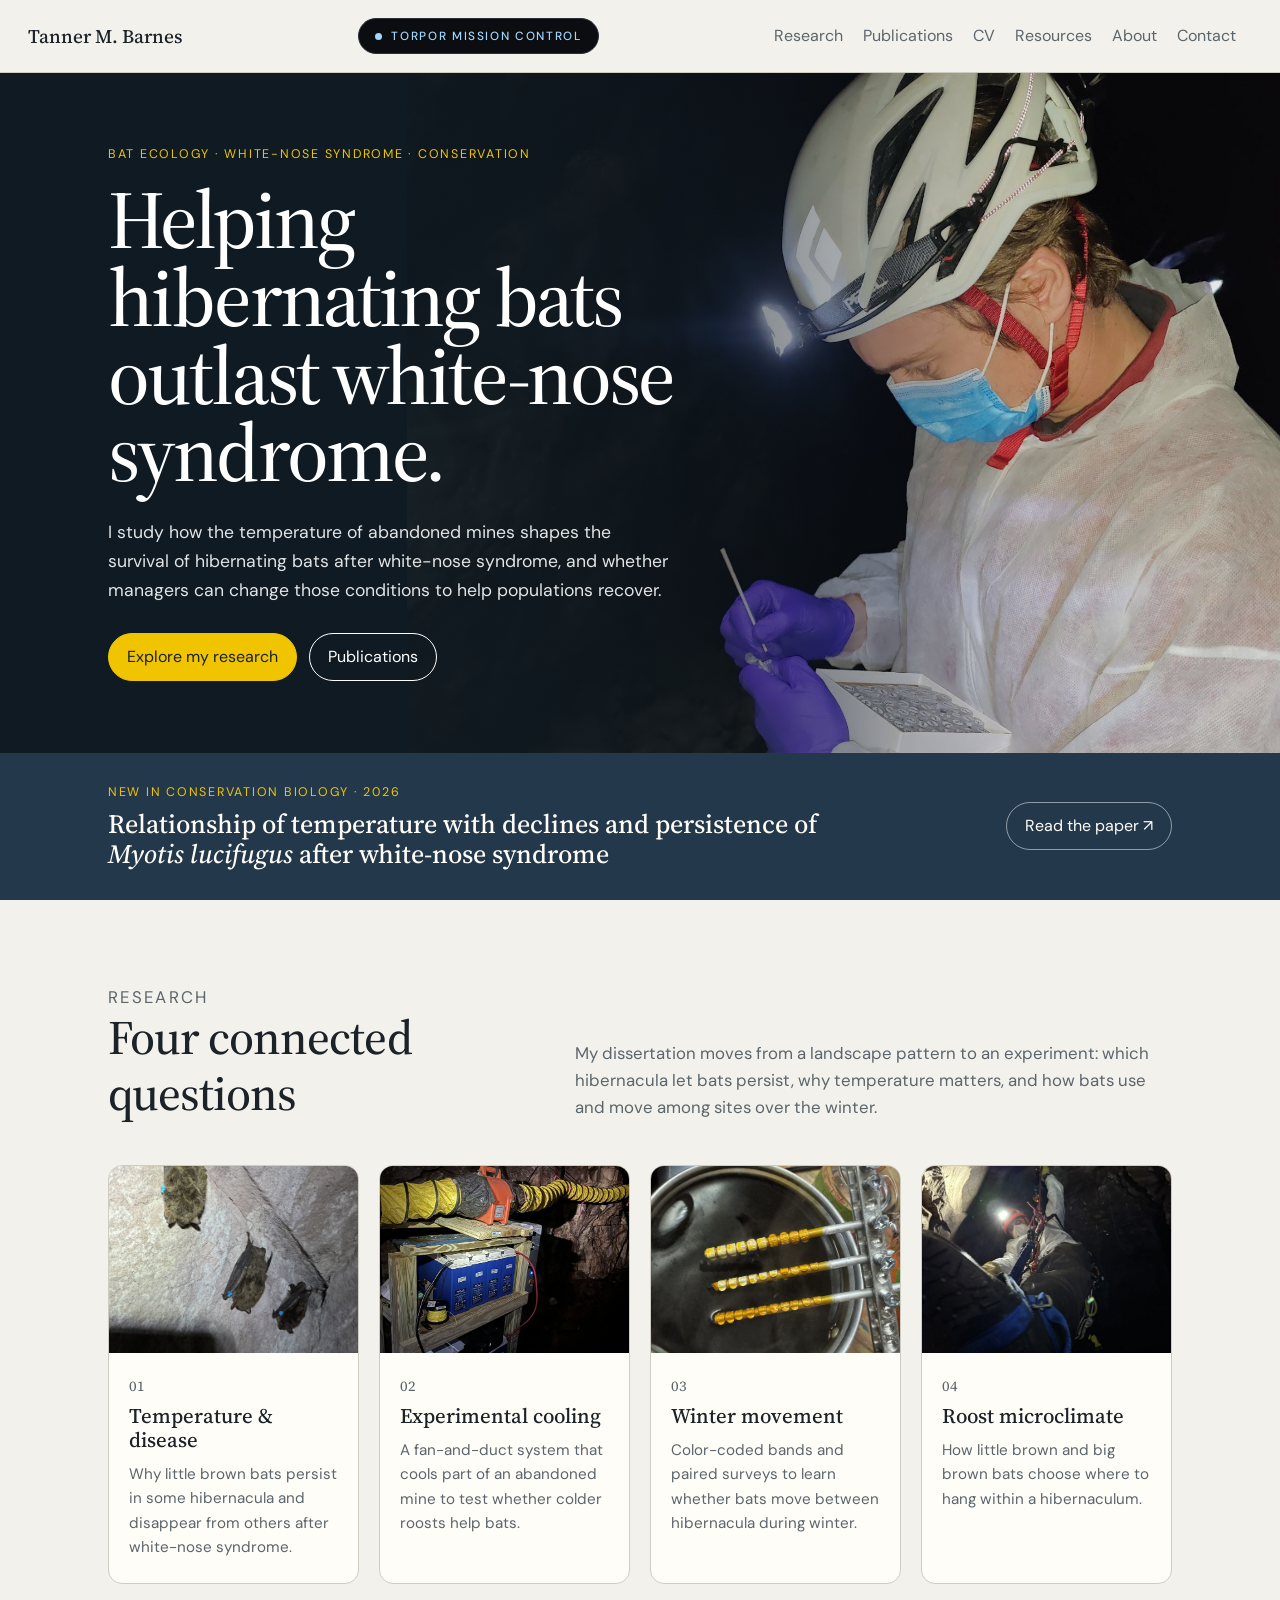
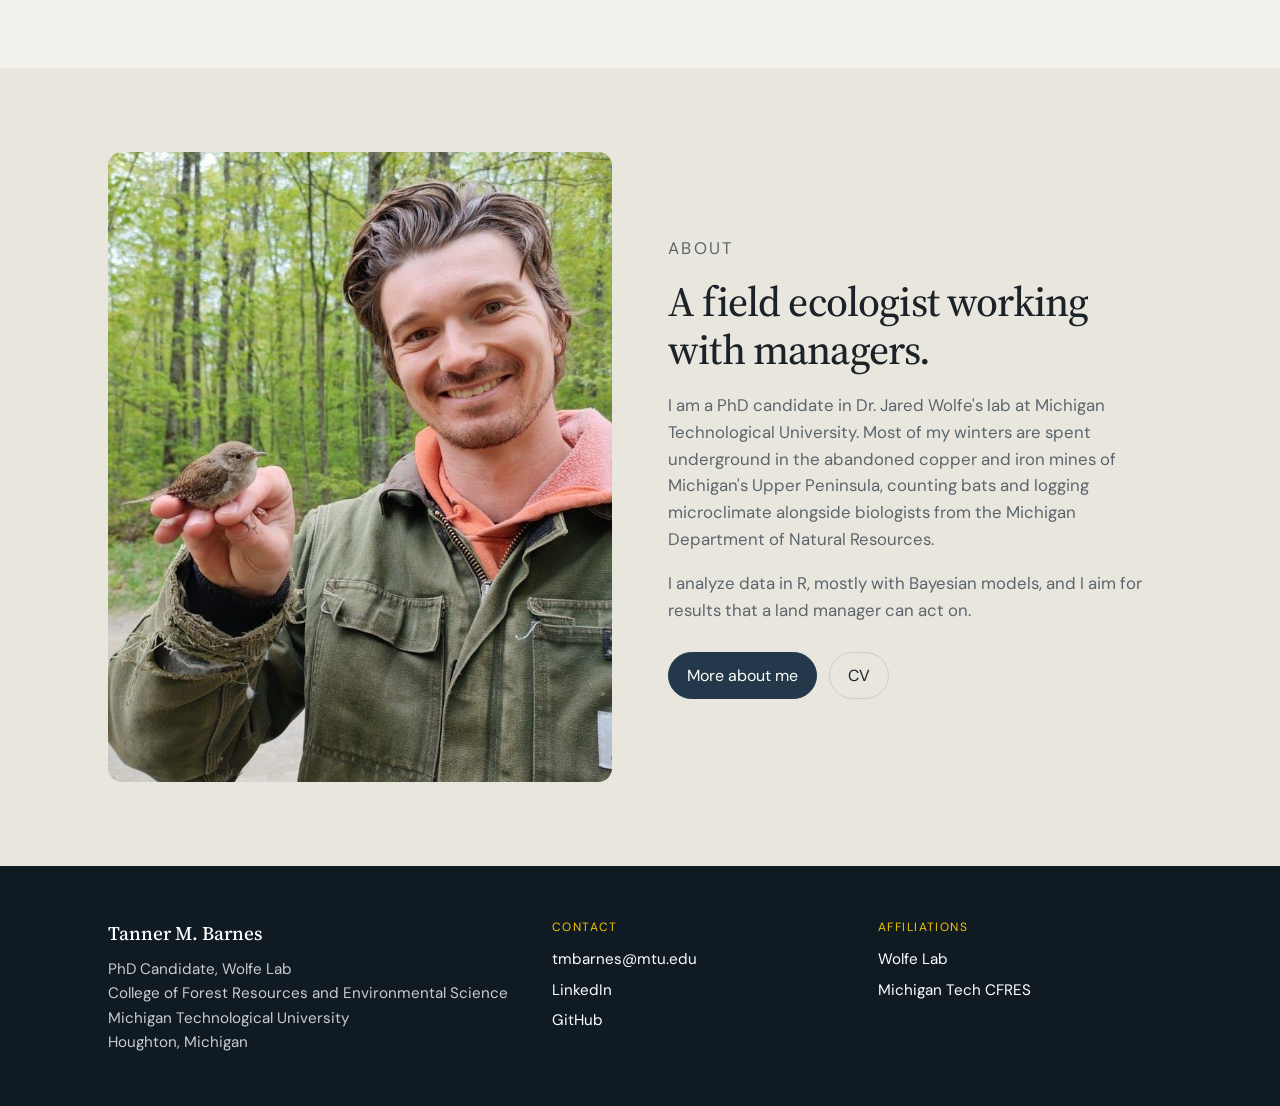
<file: index.html>
<!doctype html>
<html lang="en">
<head>
<meta charset="utf-8">
<meta name="viewport" content="width=device-width, initial-scale=1">
<title>Tanner M. Barnes | Bat Ecology</title>
<meta name="description" content="Tanner M. Barnes is a PhD candidate at Michigan Technological University studying white-nose syndrome, hibernaculum temperature, and the winter ecology of bats.">
<meta property="og:title" content="Tanner M. Barnes | Bat Ecology">
<meta property="og:description" content="Tanner M. Barnes is a PhD candidate at Michigan Technological University studying white-nose syndrome, hibernaculum temperature, and the winter ecology of bats.">
<meta property="og:image" content="assets/images/hero-mine-swab.jpg">
<link rel="icon" href="assets/favicon.svg" type="image/svg+xml">
<link rel="stylesheet" href="assets/site.css">
<script src="assets/nav.js" defer></script>
</head>
<body>
<a class="skip" href="#main">Skip to content</a>
<header class="topbar">
  <div class="shell nav">
    <a class="brand" href="index.html"><strong>Tanner M. Barnes</strong></a>
    <a class="torpor-btn" href="https://torpor-mission-control.pages.dev/" target="_blank" rel="noopener"><span class="torpor-dot" aria-hidden="true"></span>TORPOR Mission Control</a>
    <button class="menu-toggle" aria-expanded="false" aria-label="Open menu">&#9776; Menu</button>
    <nav class="links" aria-label="Main">
        <a href="research.html">Research</a>
        <a href="publications.html">Publications</a>
        <a href="cv.html">CV</a>
        <a href="resources.html">Resources</a>
        <a href="about.html">About</a>
        <a href="mailto:tmbarnes@mtu.edu">Contact</a>
        <a class="torpor-menu" href="https://torpor-mission-control.pages.dev/" target="_blank" rel="noopener">TORPOR Mission Control</a>
    </nav>
  </div>
</header>
<main id="main">
<section class="hero">
  <div class="hero-inner">
    <div class="hero-copy">
      <p class="eyebrow">Bat ecology · white-nose syndrome · conservation</p>
      <h1>Helping hibernating bats outlast white-nose syndrome.</h1>
      <p class="lede">I study how the temperature of abandoned mines shapes the survival of hibernating bats after white-nose syndrome, and whether managers can change those conditions to help populations recover.</p>
      <div class="actions">
        <a class="btn btn-accent" href="research.html">Explore my research</a>
        <a class="btn btn-ghost" href="publications.html">Publications</a>
      </div>
    </div>
  </div>
</section>

<section class="feature">
  <div class="shell">
    <div>
      <p class="eyebrow">New in Conservation Biology · 2026</p>
      <h2>Relationship of temperature with declines and persistence of <em>Myotis lucifugus</em> after white-nose syndrome</h2>
    </div>
    <a class="btn" href="https://doi.org/10.1111/cobi.70236">Read the paper &#8599;</a>
  </div>
</section>

<section class="section">
  <div class="shell">
    <div class="section-head">
      <div><p class="eyebrow">Research</p><h2>Four connected questions</h2></div>
      <p>My dissertation moves from a landscape pattern to an experiment: which hibernacula let bats persist, why temperature matters, and how bats use and move among sites over the winter.</p>
    </div>
    <div class="cards">
      <a class="card" href="research.html#temperature">
        <img src="assets/images/bats-cluster.jpg" alt="Three hibernating bats clinging to a mine wall">
        <div class="card-body"><span class="num">01</span><h3>Temperature &amp; disease</h3><p>Why little brown bats persist in some hibernacula and disappear from others after white-nose syndrome.</p></div>
      </a>
      <a class="card" href="research.html#cooling">
        <img src="assets/images/mead-duct-tunnel.jpg" alt="Fan and yellow duct above a battery rack in a mine tunnel">
        <div class="card-body"><span class="num">02</span><h3>Experimental cooling</h3><p>A fan-and-duct system that cools part of an abandoned mine to test whether colder roosts help bats.</p></div>
      </a>
      <a class="card" href="research.html#movement">
        <img src="assets/images/bands-anodized.jpg" alt="Color-anodized bat bands on a rod">
        <div class="card-body"><span class="num">03</span><h3>Winter movement</h3><p>Color-coded bands and paired surveys to learn whether bats move between hibernacula during winter.</p></div>
      </a>
      <a class="card" href="research.html#microclimate">
        <img src="assets/images/mine-survey.jpg" alt="Surveyor with a headlamp inside a mine passage">
        <div class="card-body"><span class="num">04</span><h3>Roost microclimate</h3><p>How little brown and big brown bats choose where to hang within a hibernaculum.</p></div>
      </a>
    </div>
  </div>
</section>

<section class="section alt">
  <div class="shell split">
    <img src="assets/images/portrait-field.jpg" alt="Tanner Barnes holding a small bird in a forest">
    <div>
      <p class="eyebrow">About</p>
      <h2>A field ecologist working with managers.</h2>
      <p>I am a PhD candidate in Dr. Jared Wolfe's lab at Michigan Technological University. Most of my winters are spent underground in the abandoned copper and iron mines of Michigan's Upper Peninsula, counting bats and logging microclimate alongside biologists from the Michigan Department of Natural Resources.</p>
      <p>I analyze data in R, mostly with Bayesian models, and I aim for results that a land manager can act on.</p>
      <div class="actions">
        <a class="btn btn-primary" href="about.html">More about me</a>
        <a class="btn" href="cv.html">CV</a>
      </div>
    </div>
  </div>
</section>
</main>
<footer>
  <div class="shell">
    <div>
      <strong>Tanner M. Barnes</strong>
      PhD Candidate, Wolfe Lab<br>
      College of Forest Resources and Environmental Science<br>
      Michigan Technological University<br>
      Houghton, Michigan
    </div>
    <div>
      <div class="h">Contact</div>
      <ul>
        <li><a href="mailto:tmbarnes@mtu.edu">tmbarnes@mtu.edu</a></li>
        <li><a href="https://www.linkedin.com/in/tanner-barnes-a58628162/">LinkedIn</a></li>
        <li><a href="https://github.com/tannermbarnes">GitHub</a></li>
      </ul>
    </div>
    <div>
      <div class="h">Affiliations</div>
      <ul>
        <li><a href="https://wolfelab.science/">Wolfe Lab</a></li>
        <li><a href="https://www.mtu.edu/forest/">Michigan Tech CFRES</a></li>
      </ul>
    </div>
  </div>
</footer>
</body>
</html>
</file>
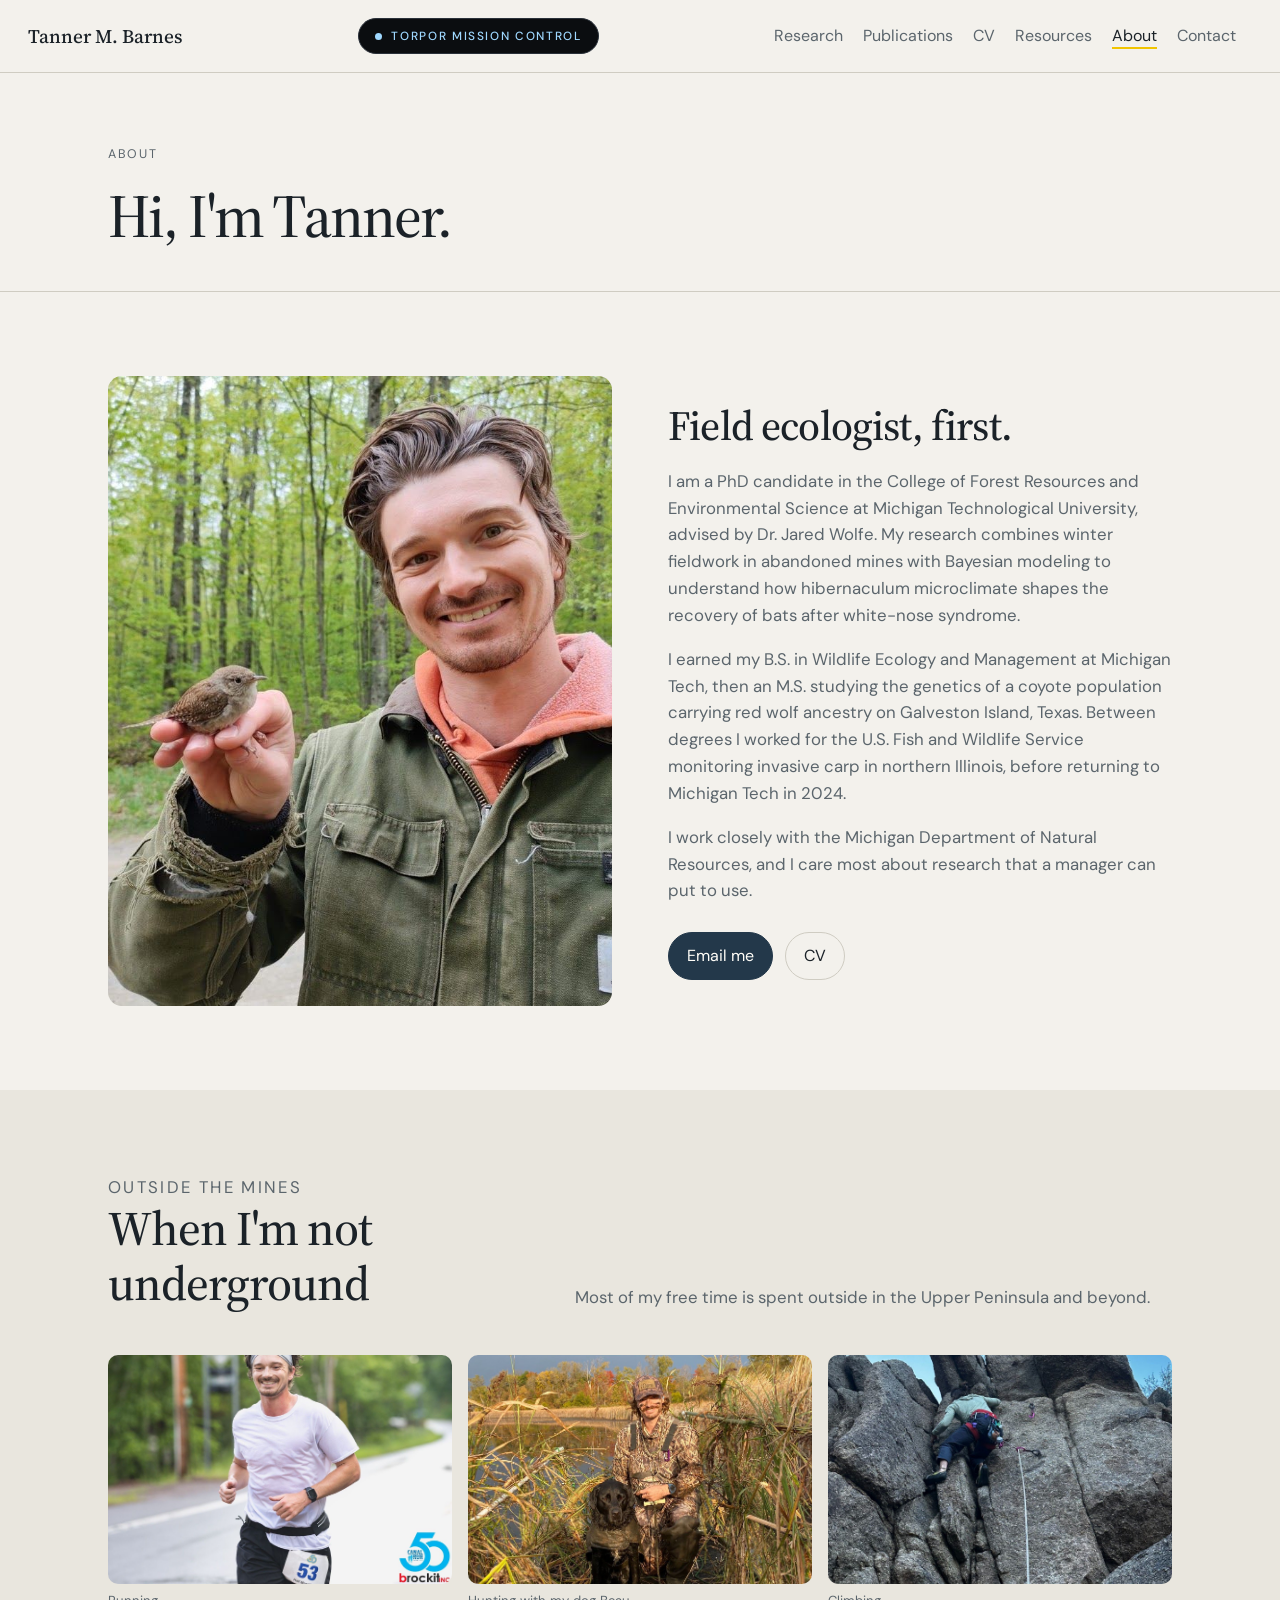
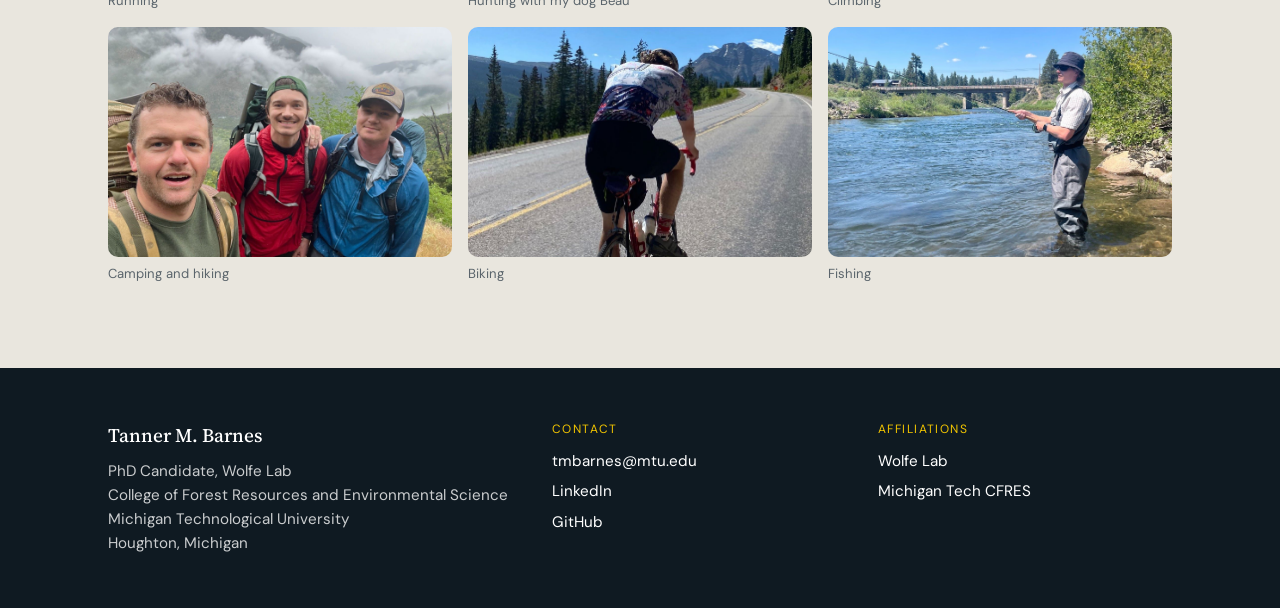
<file: about.html>
<!doctype html>
<html lang="en">
<head>
<meta charset="utf-8">
<meta name="viewport" content="width=device-width, initial-scale=1">
<title>About | Tanner M. Barnes</title>
<meta name="description" content="About Tanner M. Barnes, a wildlife ecologist and PhD candidate at Michigan Technological University.">
<meta property="og:title" content="About | Tanner M. Barnes">
<meta property="og:description" content="About Tanner M. Barnes, a wildlife ecologist and PhD candidate at Michigan Technological University.">
<meta property="og:image" content="assets/images/hero-mine-swab.jpg">
<link rel="icon" href="assets/favicon.svg" type="image/svg+xml">
<link rel="stylesheet" href="assets/site.css">
<script src="assets/nav.js" defer></script>
</head>
<body>
<a class="skip" href="#main">Skip to content</a>
<header class="topbar">
  <div class="shell nav">
    <a class="brand" href="index.html"><strong>Tanner M. Barnes</strong></a>
    <a class="torpor-btn" href="https://torpor-mission-control.pages.dev/" target="_blank" rel="noopener"><span class="torpor-dot" aria-hidden="true"></span>TORPOR Mission Control</a>
    <button class="menu-toggle" aria-expanded="false" aria-label="Open menu">&#9776; Menu</button>
    <nav class="links" aria-label="Main">
        <a href="research.html">Research</a>
        <a href="publications.html">Publications</a>
        <a href="cv.html">CV</a>
        <a href="resources.html">Resources</a>
        <a href="about.html" aria-current="page">About</a>
        <a href="mailto:tmbarnes@mtu.edu">Contact</a>
        <a class="torpor-menu" href="https://torpor-mission-control.pages.dev/" target="_blank" rel="noopener">TORPOR Mission Control</a>
    </nav>
  </div>
</header>
<main id="main">
<section class="page-head">
  <div class="shell">
    <p class="eyebrow">About</p>
    <h1>Hi, I'm Tanner.</h1>
  </div>
</section>

<section class="section">
  <div class="shell split">
    <img src="assets/images/portrait-field.jpg" alt="Tanner Barnes in the field">
    <div>
      <h2>Field ecologist, first.</h2>
      <p>I am a PhD candidate in the College of Forest Resources and Environmental Science at Michigan Technological University, advised by Dr. Jared Wolfe. My research combines winter fieldwork in abandoned mines with Bayesian modeling to understand how hibernaculum microclimate shapes the recovery of bats after white-nose syndrome.</p>
      <p>I earned my B.S. in Wildlife Ecology and Management at Michigan Tech, then an M.S. studying the genetics of a coyote population carrying red wolf ancestry on Galveston Island, Texas. Between degrees I worked for the U.S. Fish and Wildlife Service monitoring invasive carp in northern Illinois, before returning to Michigan Tech in 2024.</p>
      <p>I work closely with the Michigan Department of Natural Resources, and I care most about research that a manager can put to use.</p>
      <div class="actions">
        <a class="btn btn-primary" href="mailto:tmbarnes@mtu.edu">Email me</a>
        <a class="btn" href="cv.html">CV</a>
      </div>
    </div>
  </div>
</section>

<section class="section alt">
  <div class="shell">
    <div class="section-head">
      <div><p class="eyebrow">Outside the mines</p><h2>When I'm not underground</h2></div>
      <p>Most of my free time is spent outside in the Upper Peninsula and beyond.</p>
    </div>
    <div class="hobbies">
      <figure><img src="assets/images/hobby-running.jpg" alt="Running a road race" loading="lazy"><figcaption>Running</figcaption></figure>
      <figure><img src="assets/images/hobby-hunting.jpg" alt="Hunting with a dog in a marsh" loading="lazy"><figcaption>Hunting with my dog Beau</figcaption></figure>
      <figure><img src="assets/images/hobby-climbing.jpg" alt="Rock climbing" loading="lazy"><figcaption>Climbing</figcaption></figure>
      <figure><img src="assets/images/hobby-hiking.jpg" alt="Friends on a mountain hike" loading="lazy"><figcaption>Camping and hiking</figcaption></figure>
      <figure><img src="assets/images/hobby-biking.jpg" alt="Road cycling in the mountains" loading="lazy"><figcaption>Biking</figcaption></figure>
      <figure><img src="assets/images/hobby-fishing.jpg" alt="Fly fishing in a river" loading="lazy"><figcaption>Fishing</figcaption></figure>
    </div>
  </div>
</section>
</main>
<footer>
  <div class="shell">
    <div>
      <strong>Tanner M. Barnes</strong>
      PhD Candidate, Wolfe Lab<br>
      College of Forest Resources and Environmental Science<br>
      Michigan Technological University<br>
      Houghton, Michigan
    </div>
    <div>
      <div class="h">Contact</div>
      <ul>
        <li><a href="mailto:tmbarnes@mtu.edu">tmbarnes@mtu.edu</a></li>
        <li><a href="https://www.linkedin.com/in/tanner-barnes-a58628162/">LinkedIn</a></li>
        <li><a href="https://github.com/tannermbarnes">GitHub</a></li>
      </ul>
    </div>
    <div>
      <div class="h">Affiliations</div>
      <ul>
        <li><a href="https://wolfelab.science/">Wolfe Lab</a></li>
        <li><a href="https://www.mtu.edu/forest/">Michigan Tech CFRES</a></li>
      </ul>
    </div>
  </div>
</footer>
</body>
</html>
</file>
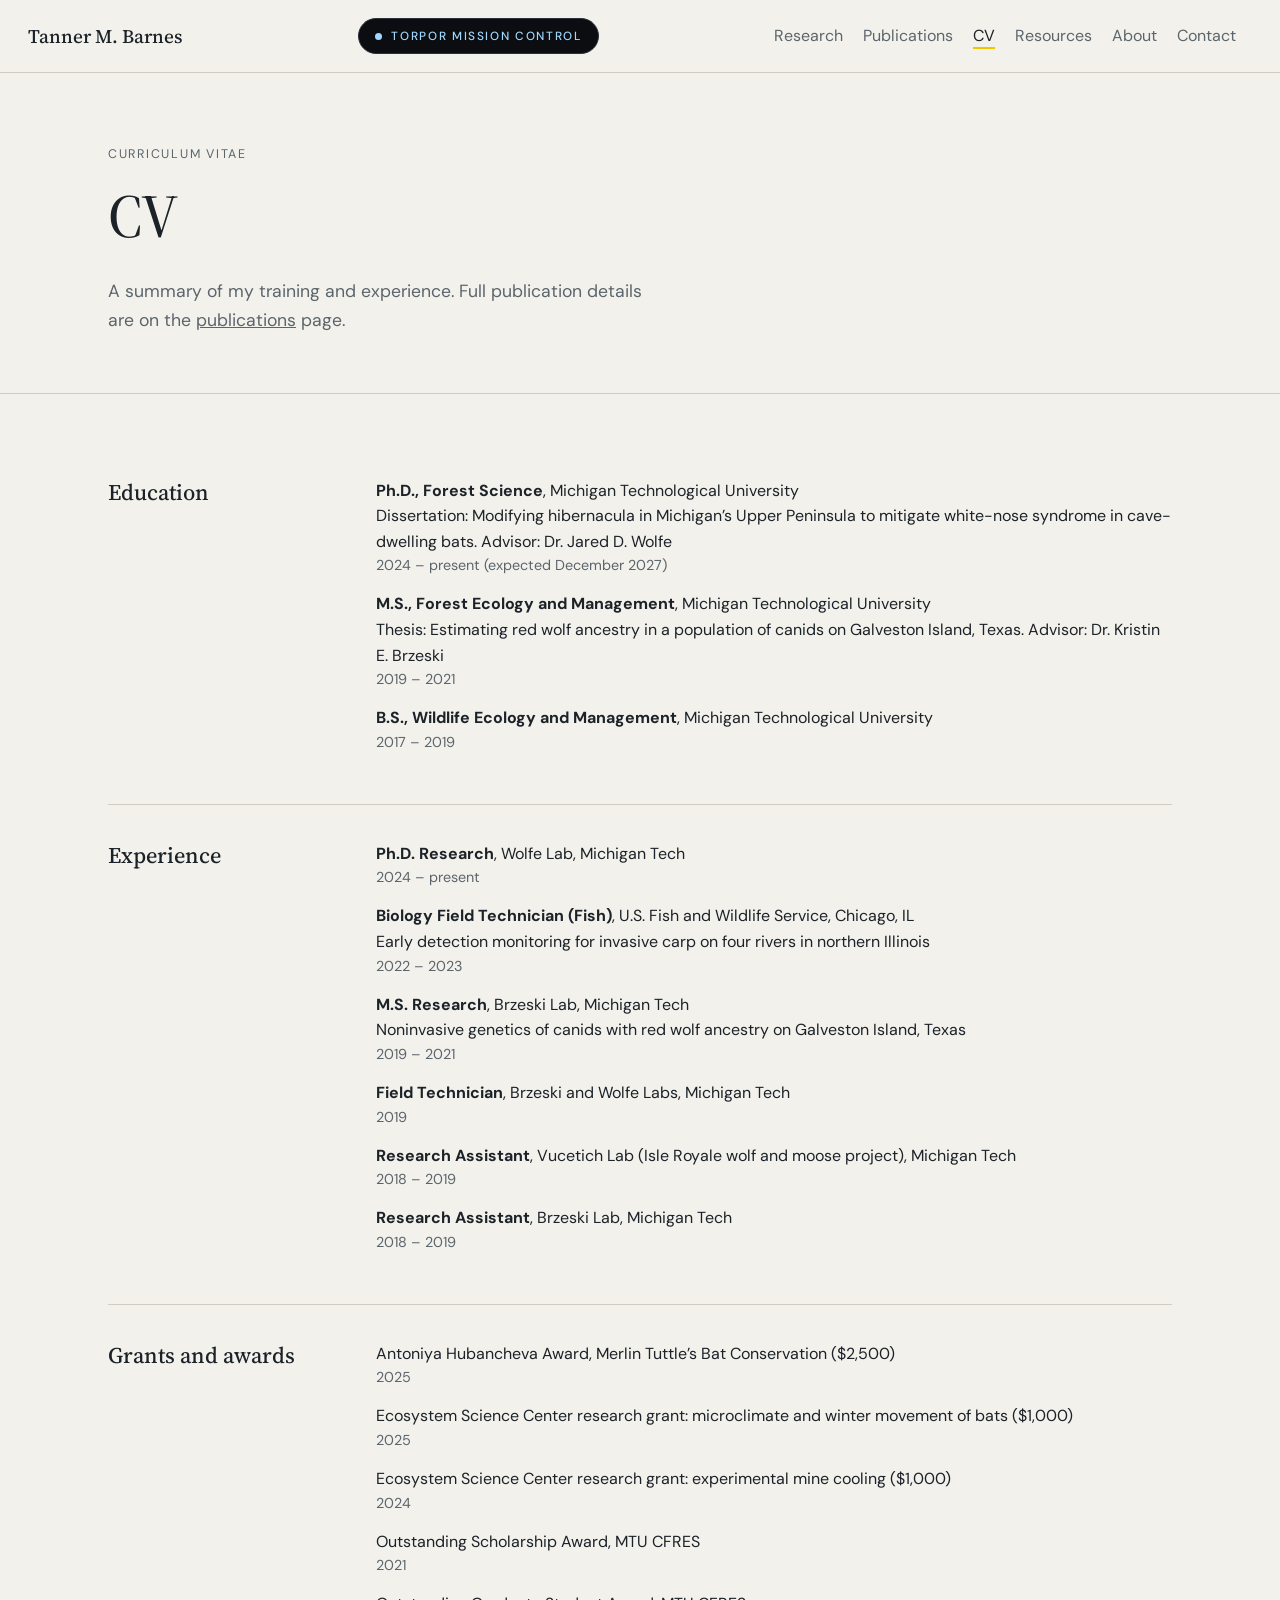
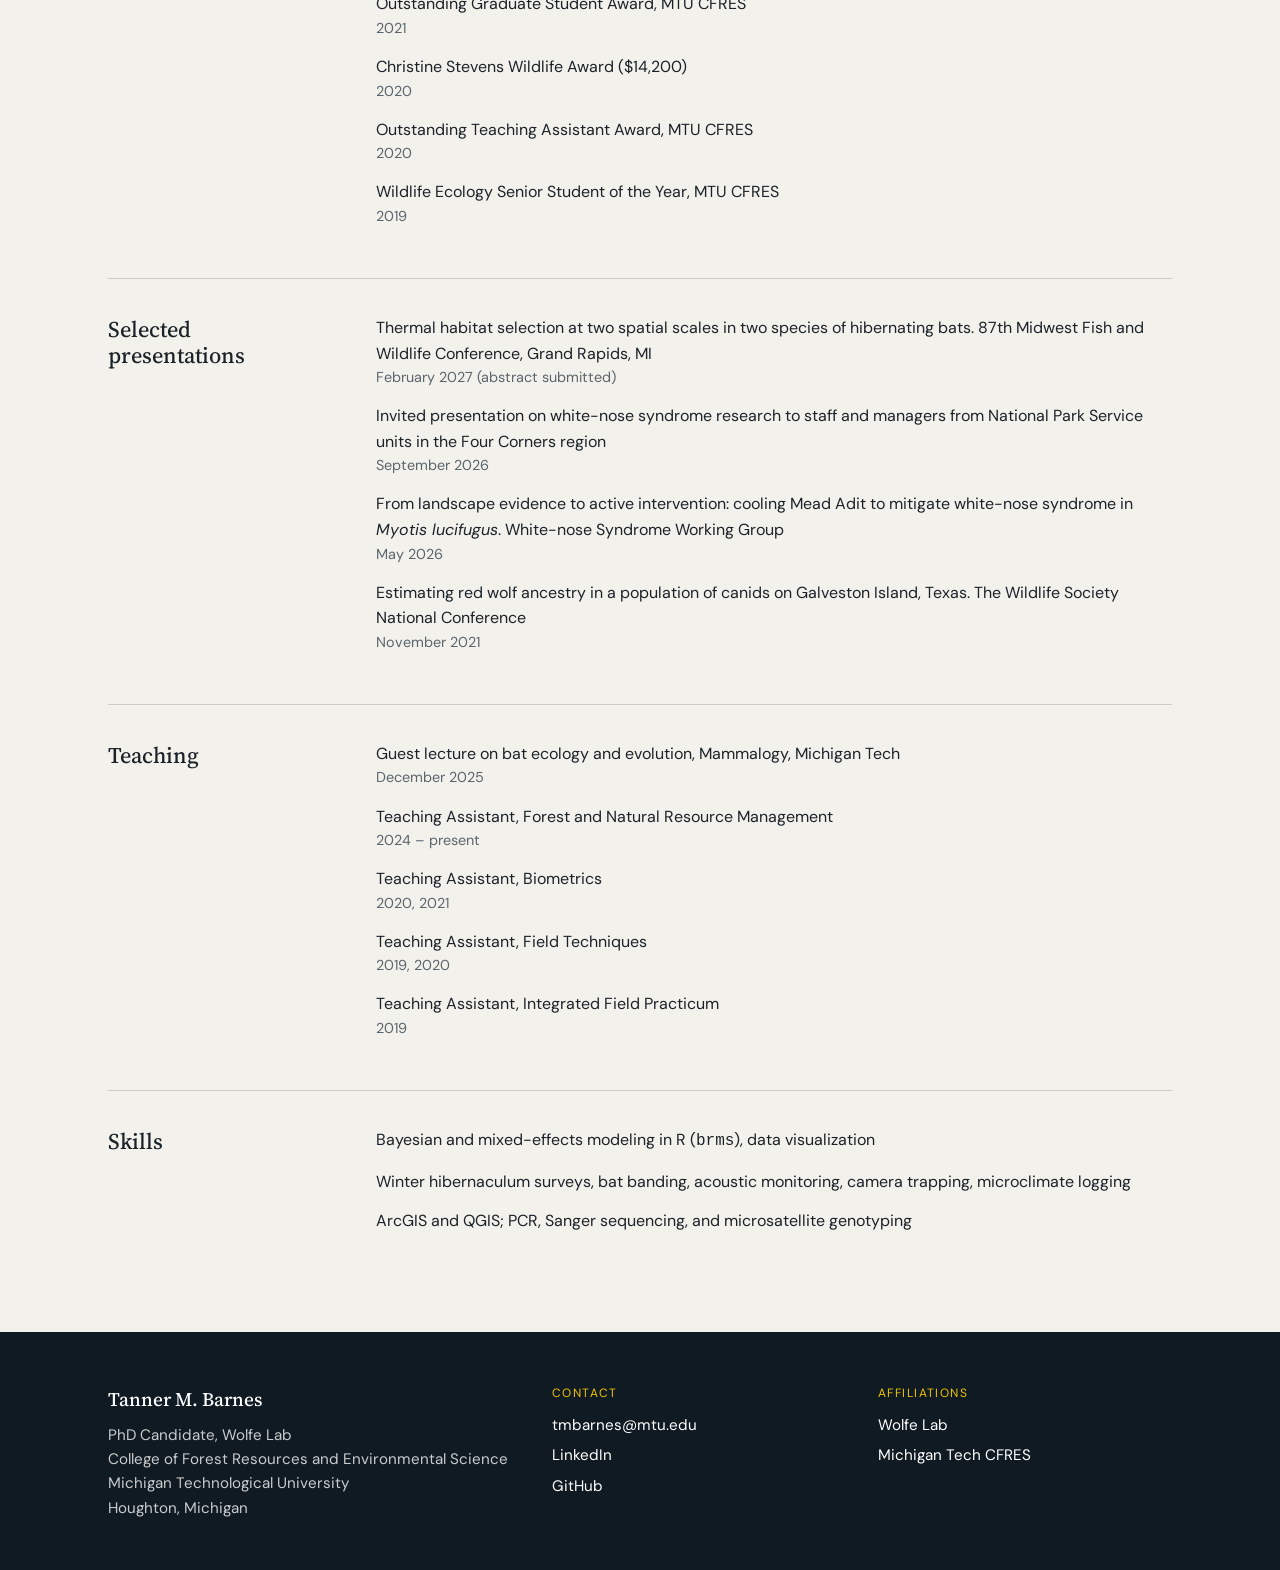
<file: cv.html>
<!doctype html>
<html lang="en">
<head>
<meta charset="utf-8">
<meta name="viewport" content="width=device-width, initial-scale=1">
<title>CV | Tanner M. Barnes</title>
<meta name="description" content="Curriculum vitae of Tanner M. Barnes: education, research, funding, presentations, and teaching.">
<meta property="og:title" content="CV | Tanner M. Barnes">
<meta property="og:description" content="Curriculum vitae of Tanner M. Barnes: education, research, funding, presentations, and teaching.">
<meta property="og:image" content="assets/images/hero-mine-swab.jpg">
<link rel="icon" href="assets/favicon.svg" type="image/svg+xml">
<link rel="stylesheet" href="assets/site.css">
<script src="assets/nav.js" defer></script>
</head>
<body>
<a class="skip" href="#main">Skip to content</a>
<header class="topbar">
  <div class="shell nav">
    <a class="brand" href="index.html"><strong>Tanner M. Barnes</strong></a>
    <a class="torpor-btn" href="https://torpor-mission-control.pages.dev/" target="_blank" rel="noopener"><span class="torpor-dot" aria-hidden="true"></span>TORPOR Mission Control</a>
    <button class="menu-toggle" aria-expanded="false" aria-label="Open menu">&#9776; Menu</button>
    <nav class="links" aria-label="Main">
        <a href="research.html">Research</a>
        <a href="publications.html">Publications</a>
        <a href="cv.html" aria-current="page">CV</a>
        <a href="resources.html">Resources</a>
        <a href="about.html">About</a>
        <a href="mailto:tmbarnes@mtu.edu">Contact</a>
        <a class="torpor-menu" href="https://torpor-mission-control.pages.dev/" target="_blank" rel="noopener">TORPOR Mission Control</a>
    </nav>
  </div>
</header>
<main id="main">
<section class="page-head">
  <div class="shell">
    <p class="eyebrow">Curriculum vitae</p>
    <h1>CV</h1>
    <p class="lede">A summary of my training and experience. Full publication details are on the <a href="publications.html">publications</a> page.</p>
  </div>
</section>

<section class="section">
  <div class="shell cv-grid">
    <h2>Education</h2>
    <ul><li><strong>Ph.D., Forest Science</strong>, Michigan Technological University<br>Dissertation: Modifying hibernacula in Michigan’s Upper Peninsula to mitigate white-nose syndrome in cave-dwelling bats. Advisor: Dr. Jared D. Wolfe<span class="when">2024 – present (expected December 2027)</span></li>
<li><strong>M.S., Forest Ecology and Management</strong>, Michigan Technological University<br>Thesis: Estimating red wolf ancestry in a population of canids on Galveston Island, Texas. Advisor: Dr. Kristin E. Brzeski<span class="when">2019 – 2021</span></li>
<li><strong>B.S., Wildlife Ecology and Management</strong>, Michigan Technological University<span class="when">2017 – 2019</span></li></ul>
    <hr>
    <h2>Experience</h2>
    <ul><li><strong>Ph.D. Research</strong>, Wolfe Lab, Michigan Tech<span class="when">2024 – present</span></li>
<li><strong>Biology Field Technician (Fish)</strong>, U.S. Fish and Wildlife Service, Chicago, IL<br>Early detection monitoring for invasive carp on four rivers in northern Illinois<span class="when">2022 – 2023</span></li>
<li><strong>M.S. Research</strong>, Brzeski Lab, Michigan Tech<br>Noninvasive genetics of canids with red wolf ancestry on Galveston Island, Texas<span class="when">2019 – 2021</span></li>
<li><strong>Field Technician</strong>, Brzeski and Wolfe Labs, Michigan Tech<span class="when">2019</span></li>
<li><strong>Research Assistant</strong>, Vucetich Lab (Isle Royale wolf and moose project), Michigan Tech<span class="when">2018 – 2019</span></li>
<li><strong>Research Assistant</strong>, Brzeski Lab, Michigan Tech<span class="when">2018 – 2019</span></li></ul>
    <hr>
    <h2>Grants and awards</h2>
    <ul><li>Antoniya Hubancheva Award, Merlin Tuttle’s Bat Conservation ($2,500)<span class="when">2025</span></li>
<li>Ecosystem Science Center research grant: microclimate and winter movement of bats ($1,000)<span class="when">2025</span></li>
<li>Ecosystem Science Center research grant: experimental mine cooling ($1,000)<span class="when">2024</span></li>
<li>Outstanding Scholarship Award, MTU CFRES<span class="when">2021</span></li>
<li>Outstanding Graduate Student Award, MTU CFRES<span class="when">2021</span></li>
<li>Christine Stevens Wildlife Award ($14,200)<span class="when">2020</span></li>
<li>Outstanding Teaching Assistant Award, MTU CFRES<span class="when">2020</span></li>
<li>Wildlife Ecology Senior Student of the Year, MTU CFRES<span class="when">2019</span></li></ul>
    <hr>
    <h2>Selected presentations</h2>
    <ul><li>Thermal habitat selection at two spatial scales in two species of hibernating bats. 87th Midwest Fish and Wildlife Conference, Grand Rapids, MI<span class="when">February 2027 (abstract submitted)</span></li>
<li>Invited presentation on white-nose syndrome research to staff and managers from National Park Service units in the Four Corners region<span class="when">September 2026</span></li>
<li>From landscape evidence to active intervention: cooling Mead Adit to mitigate white-nose syndrome in <em>Myotis lucifugus</em>. White-nose Syndrome Working Group<span class="when">May 2026</span></li>
<li>Estimating red wolf ancestry in a population of canids on Galveston Island, Texas. The Wildlife Society National Conference<span class="when">November 2021</span></li></ul>
    <hr>
    <h2>Teaching</h2>
    <ul><li>Guest lecture on bat ecology and evolution, Mammalogy, Michigan Tech<span class="when">December 2025</span></li>
<li>Teaching Assistant, Forest and Natural Resource Management<span class="when">2024 – present</span></li>
<li>Teaching Assistant, Biometrics<span class="when">2020, 2021</span></li>
<li>Teaching Assistant, Field Techniques<span class="when">2019, 2020</span></li>
<li>Teaching Assistant, Integrated Field Practicum<span class="when">2019</span></li></ul>
    <hr>
    <h2>Skills</h2>
    <ul>
      <li>Bayesian and mixed-effects modeling in R (<code>brms</code>), data visualization</li>
      <li>Winter hibernaculum surveys, bat banding, acoustic monitoring, camera trapping, microclimate logging</li>
      <li>ArcGIS and QGIS; PCR, Sanger sequencing, and microsatellite genotyping</li>
    </ul>
  </div>
</section>
</main>
<footer>
  <div class="shell">
    <div>
      <strong>Tanner M. Barnes</strong>
      PhD Candidate, Wolfe Lab<br>
      College of Forest Resources and Environmental Science<br>
      Michigan Technological University<br>
      Houghton, Michigan
    </div>
    <div>
      <div class="h">Contact</div>
      <ul>
        <li><a href="mailto:tmbarnes@mtu.edu">tmbarnes@mtu.edu</a></li>
        <li><a href="https://www.linkedin.com/in/tanner-barnes-a58628162/">LinkedIn</a></li>
        <li><a href="https://github.com/tannermbarnes">GitHub</a></li>
      </ul>
    </div>
    <div>
      <div class="h">Affiliations</div>
      <ul>
        <li><a href="https://wolfelab.science/">Wolfe Lab</a></li>
        <li><a href="https://www.mtu.edu/forest/">Michigan Tech CFRES</a></li>
      </ul>
    </div>
  </div>
</footer>
</body>
</html>
</file>
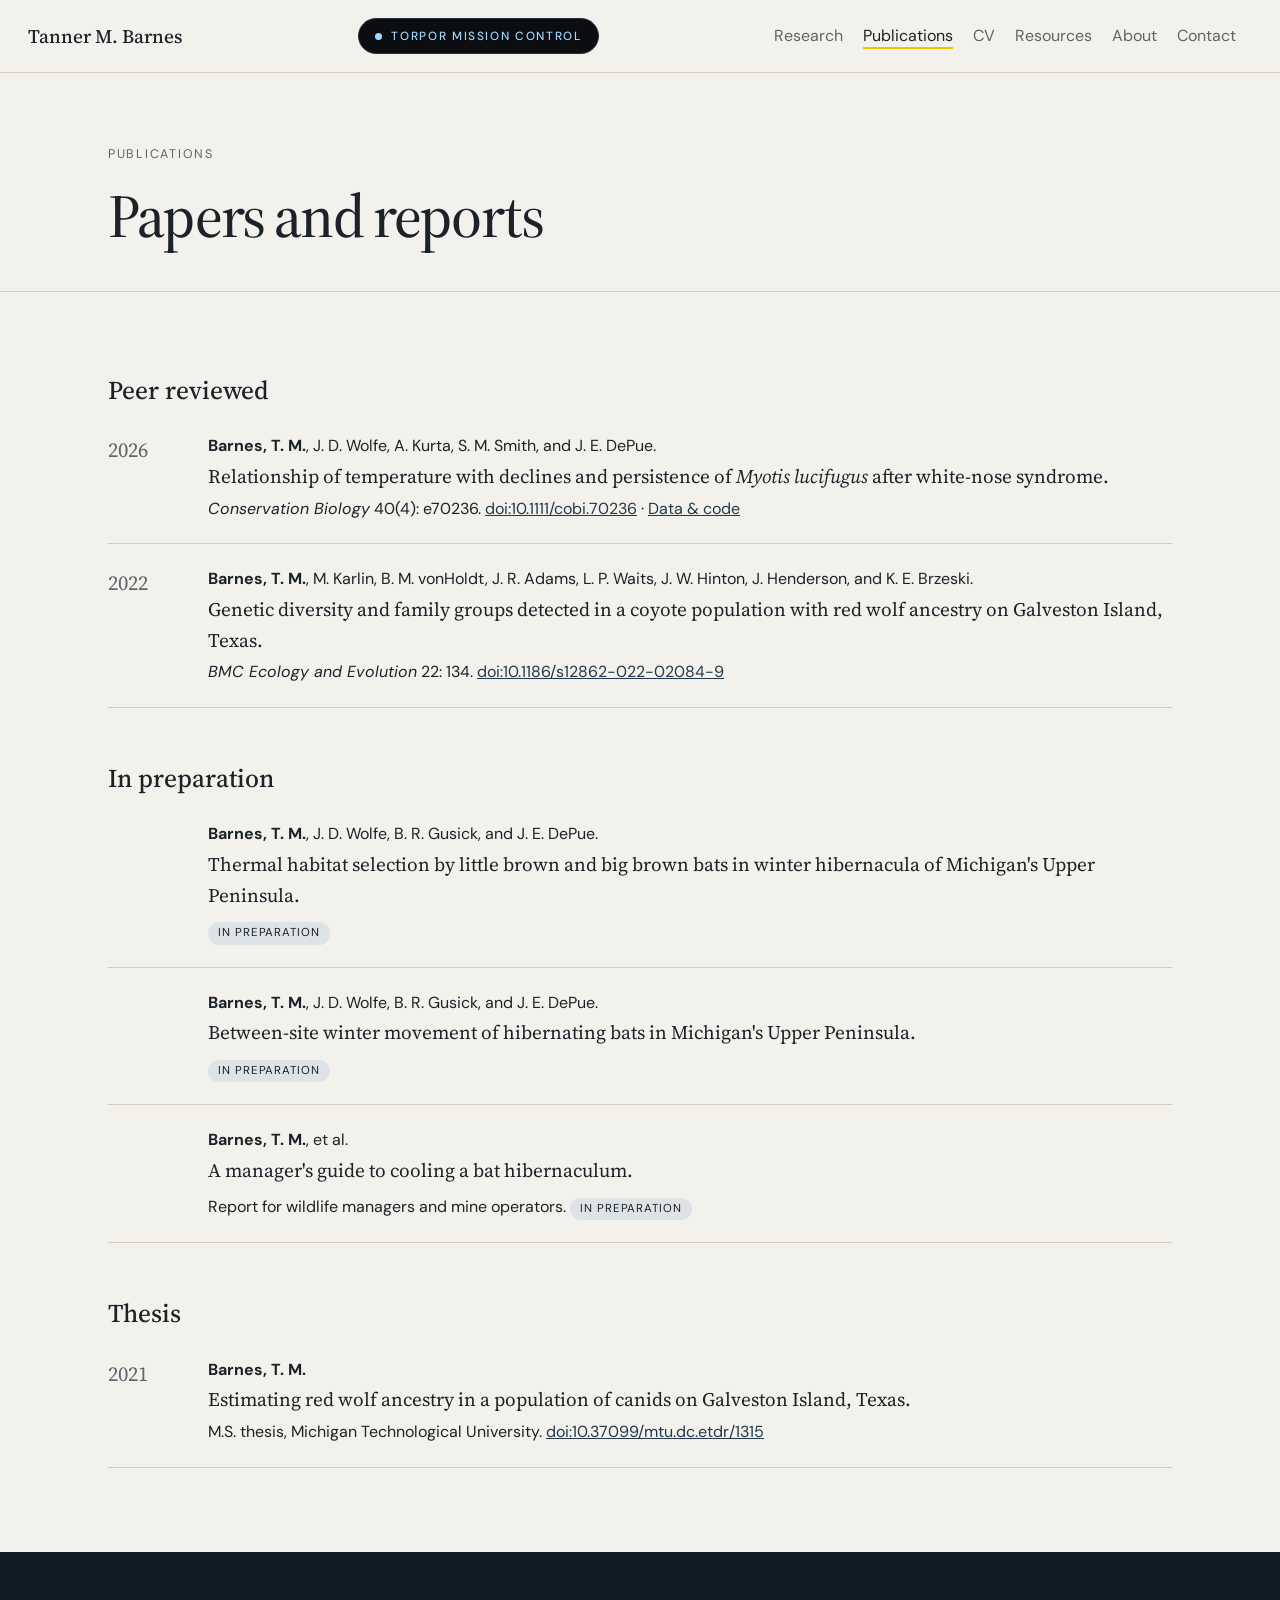
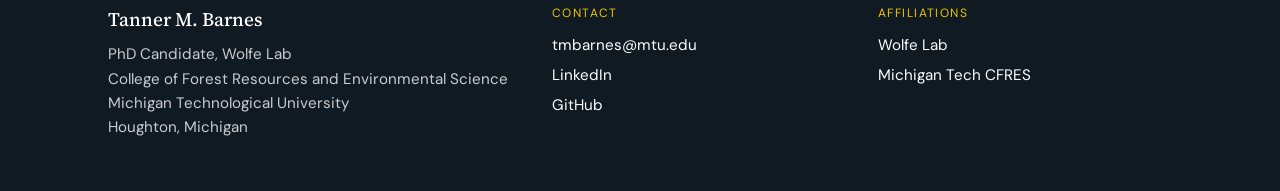
<file: publications.html>
<!doctype html>
<html lang="en">
<head>
<meta charset="utf-8">
<meta name="viewport" content="width=device-width, initial-scale=1">
<title>Publications | Tanner M. Barnes</title>
<meta name="description" content="Peer-reviewed publications, thesis, and manuscripts in preparation by Tanner M. Barnes.">
<meta property="og:title" content="Publications | Tanner M. Barnes">
<meta property="og:description" content="Peer-reviewed publications, thesis, and manuscripts in preparation by Tanner M. Barnes.">
<meta property="og:image" content="assets/images/hero-mine-swab.jpg">
<link rel="icon" href="assets/favicon.svg" type="image/svg+xml">
<link rel="stylesheet" href="assets/site.css">
<script src="assets/nav.js" defer></script>
</head>
<body>
<a class="skip" href="#main">Skip to content</a>
<header class="topbar">
  <div class="shell nav">
    <a class="brand" href="index.html"><strong>Tanner M. Barnes</strong></a>
    <a class="torpor-btn" href="https://torpor-mission-control.pages.dev/" target="_blank" rel="noopener"><span class="torpor-dot" aria-hidden="true"></span>TORPOR Mission Control</a>
    <button class="menu-toggle" aria-expanded="false" aria-label="Open menu">&#9776; Menu</button>
    <nav class="links" aria-label="Main">
        <a href="research.html">Research</a>
        <a href="publications.html" aria-current="page">Publications</a>
        <a href="cv.html">CV</a>
        <a href="resources.html">Resources</a>
        <a href="about.html">About</a>
        <a href="mailto:tmbarnes@mtu.edu">Contact</a>
        <a class="torpor-menu" href="https://torpor-mission-control.pages.dev/" target="_blank" rel="noopener">TORPOR Mission Control</a>
    </nav>
  </div>
</header>
<main id="main">
<section class="page-head">
  <div class="shell">
    <p class="eyebrow">Publications</p>
    <h1>Papers and reports</h1>
  </div>
</section>

<section class="section">
  <div class="shell">
    <div class="pub-group">
      <h2>Peer reviewed</h2>
      <ul class="pubs">
        <li><span class="year">2026</span><div>
          <strong>Barnes, T. M.</strong>, J. D. Wolfe, A. Kurta, S. M. Smith, and J. E. DePue.
          <span class="title">Relationship of temperature with declines and persistence of <em>Myotis lucifugus</em> after white-nose syndrome.</span>
          <span class="journal">Conservation Biology</span> 40(4): e70236. <a href="https://doi.org/10.1111/cobi.70236">doi:10.1111/cobi.70236</a>
          · <a href="https://github.com/tannermbarnes/chapter1_data">Data &amp; code</a>
        </div></li>
        <li><span class="year">2022</span><div>
          <strong>Barnes, T. M.</strong>, M. Karlin, B. M. vonHoldt, J. R. Adams, L. P. Waits, J. W. Hinton, J. Henderson, and K. E. Brzeski.
          <span class="title">Genetic diversity and family groups detected in a coyote population with red wolf ancestry on Galveston Island, Texas.</span>
          <span class="journal">BMC Ecology and Evolution</span> 22: 134. <a href="https://doi.org/10.1186/s12862-022-02084-9">doi:10.1186/s12862-022-02084-9</a>
        </div></li>
      </ul>
    </div>

    <div class="pub-group">
      <h2>In preparation</h2>
      <ul class="pubs">
        <li><span class="year">&nbsp;</span><div>
          <strong>Barnes, T. M.</strong>, J. D. Wolfe, B. R. Gusick, and J. E. DePue.
          <span class="title">Thermal habitat selection by little brown and big brown bats in winter hibernacula of Michigan's Upper Peninsula.</span>
          <span class="tag">In preparation</span>
        </div></li>
        <li><span class="year">&nbsp;</span><div>
          <strong>Barnes, T. M.</strong>, J. D. Wolfe, B. R. Gusick, and J. E. DePue.
          <span class="title">Between-site winter movement of hibernating bats in Michigan's Upper Peninsula.</span>
          <span class="tag">In preparation</span>
        </div></li>
        <li><span class="year">&nbsp;</span><div>
          <strong>Barnes, T. M.</strong>, et al.
          <span class="title">A manager's guide to cooling a bat hibernaculum.</span>
          Report for wildlife managers and mine operators. <span class="tag">In preparation</span>
        </div></li>
      </ul>
    </div>

    <div class="pub-group">
      <h2>Thesis</h2>
      <ul class="pubs">
        <li><span class="year">2021</span><div>
          <strong>Barnes, T. M.</strong>
          <span class="title">Estimating red wolf ancestry in a population of canids on Galveston Island, Texas.</span>
          M.S. thesis, Michigan Technological University. <a href="https://doi.org/10.37099/mtu.dc.etdr/1315">doi:10.37099/mtu.dc.etdr/1315</a>
        </div></li>
      </ul>
    </div>
  </div>
</section>
</main>
<footer>
  <div class="shell">
    <div>
      <strong>Tanner M. Barnes</strong>
      PhD Candidate, Wolfe Lab<br>
      College of Forest Resources and Environmental Science<br>
      Michigan Technological University<br>
      Houghton, Michigan
    </div>
    <div>
      <div class="h">Contact</div>
      <ul>
        <li><a href="mailto:tmbarnes@mtu.edu">tmbarnes@mtu.edu</a></li>
        <li><a href="https://www.linkedin.com/in/tanner-barnes-a58628162/">LinkedIn</a></li>
        <li><a href="https://github.com/tannermbarnes">GitHub</a></li>
      </ul>
    </div>
    <div>
      <div class="h">Affiliations</div>
      <ul>
        <li><a href="https://wolfelab.science/">Wolfe Lab</a></li>
        <li><a href="https://www.mtu.edu/forest/">Michigan Tech CFRES</a></li>
      </ul>
    </div>
  </div>
</footer>
</body>
</html>
</file>
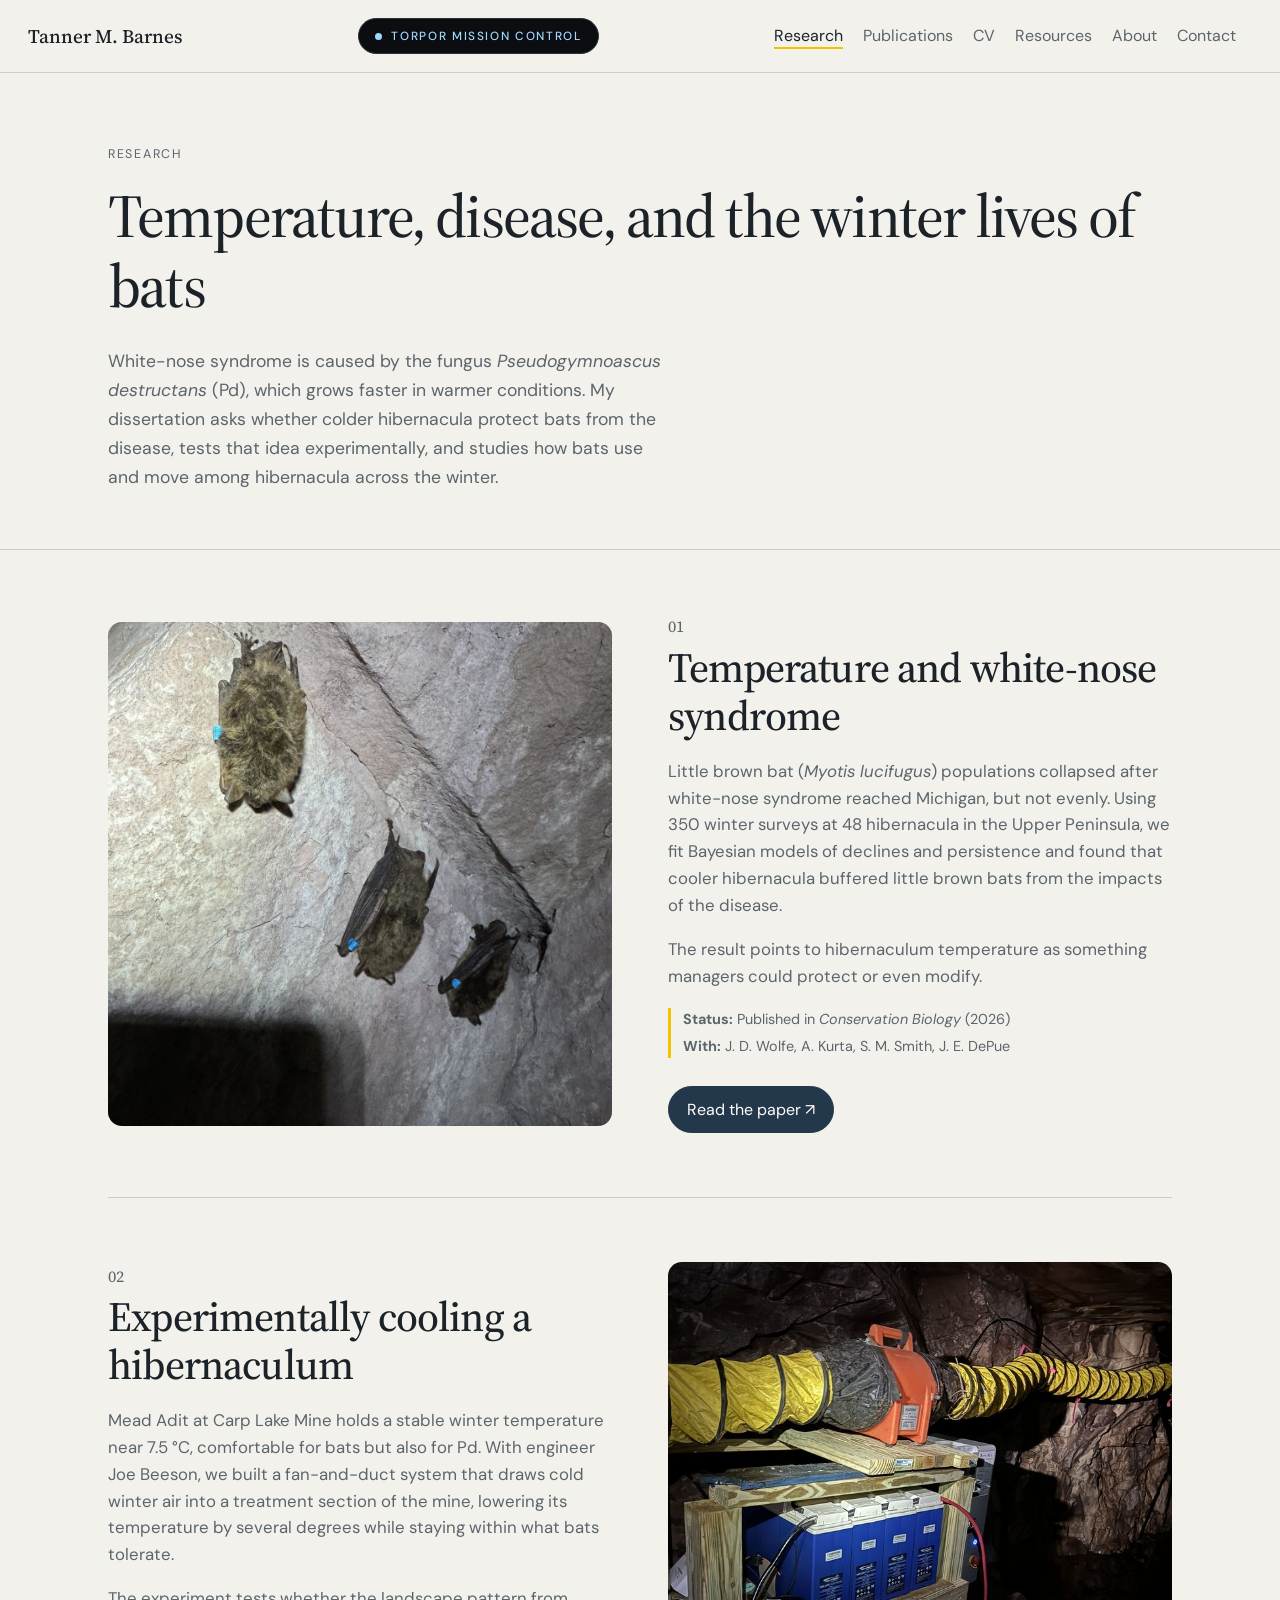
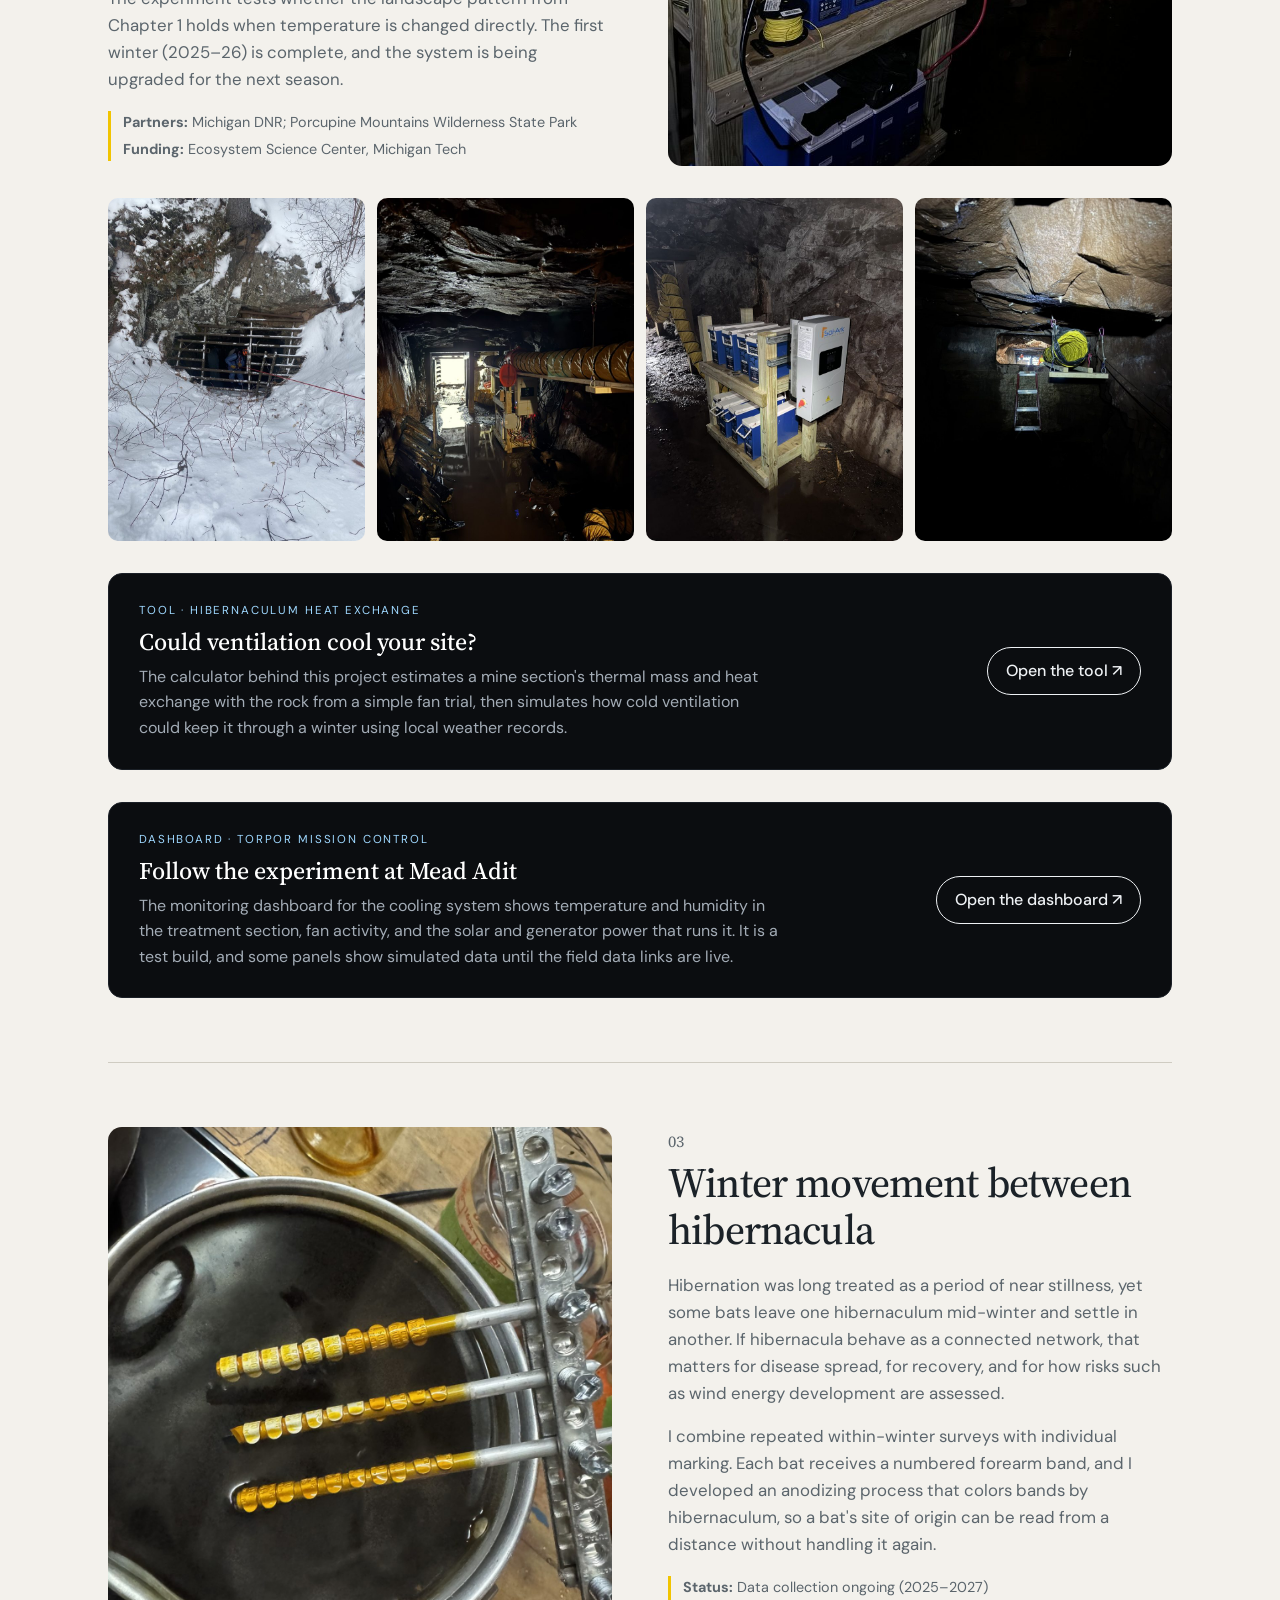
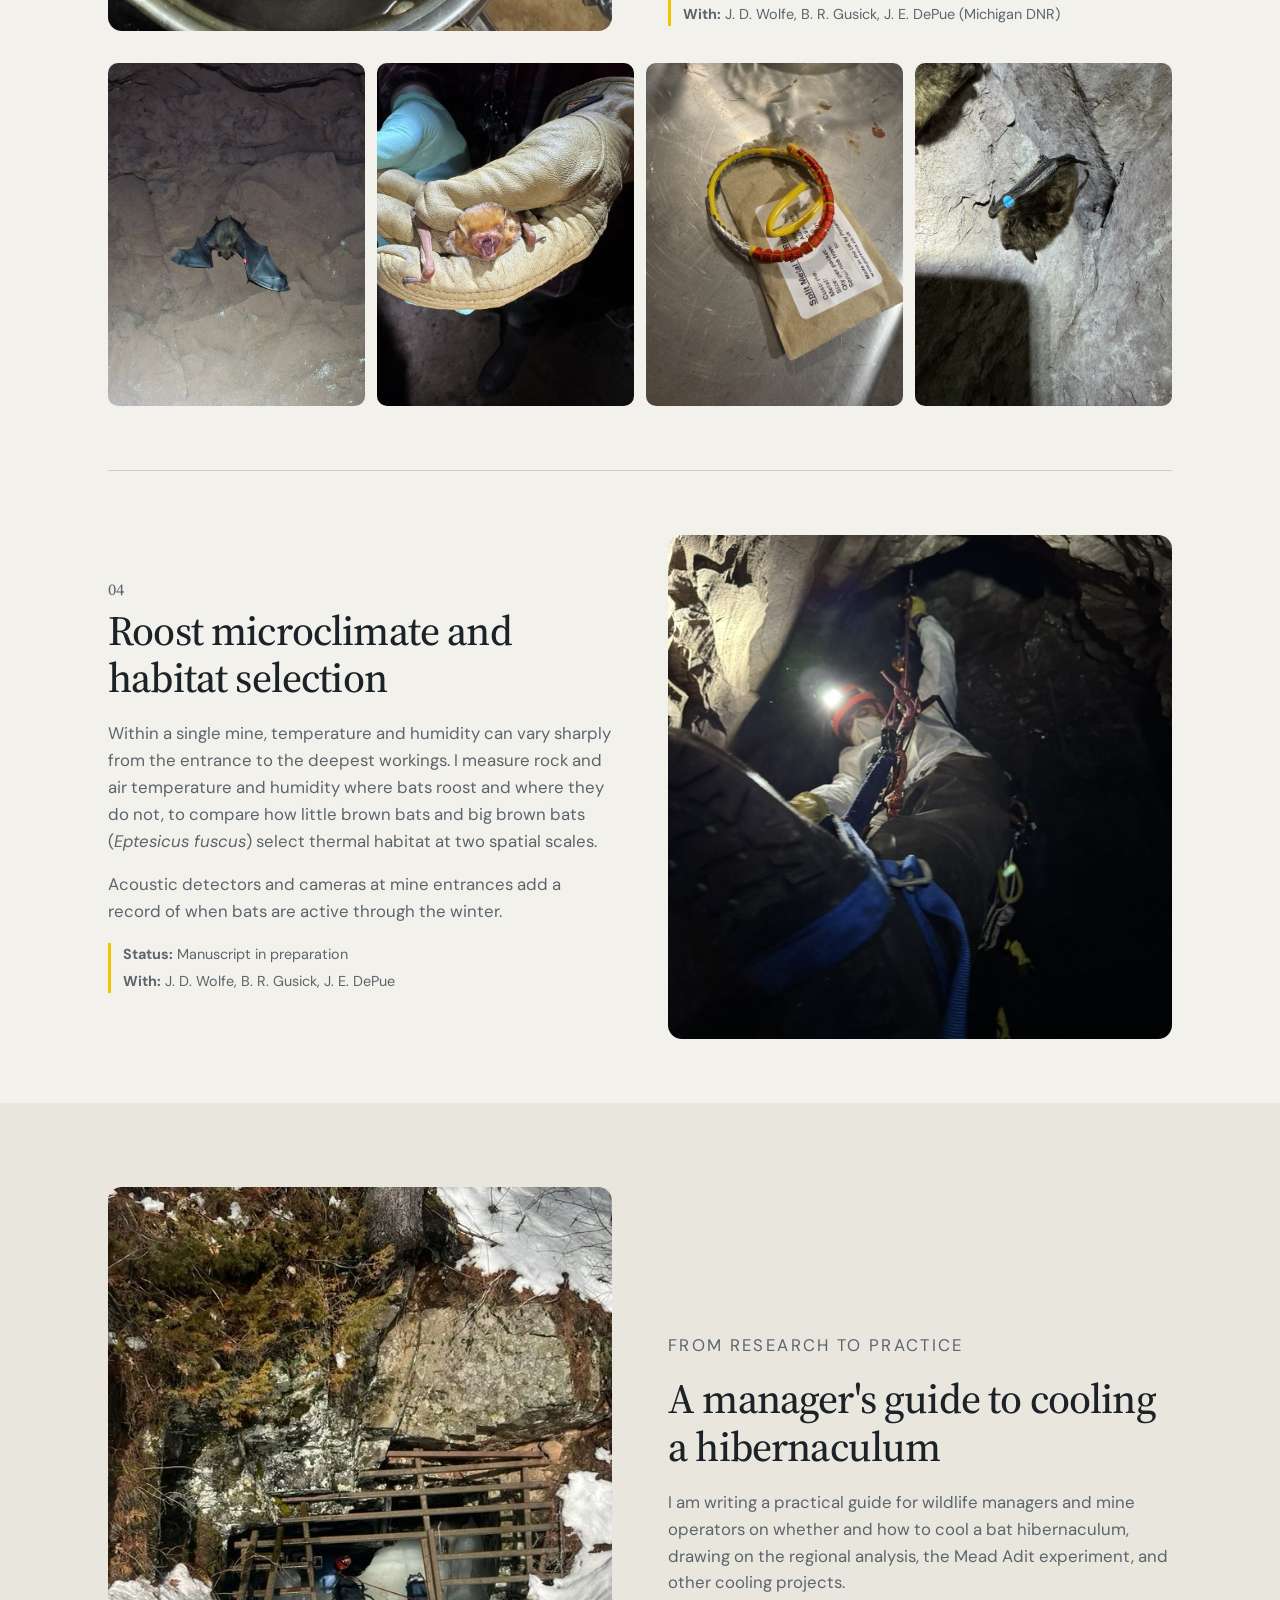
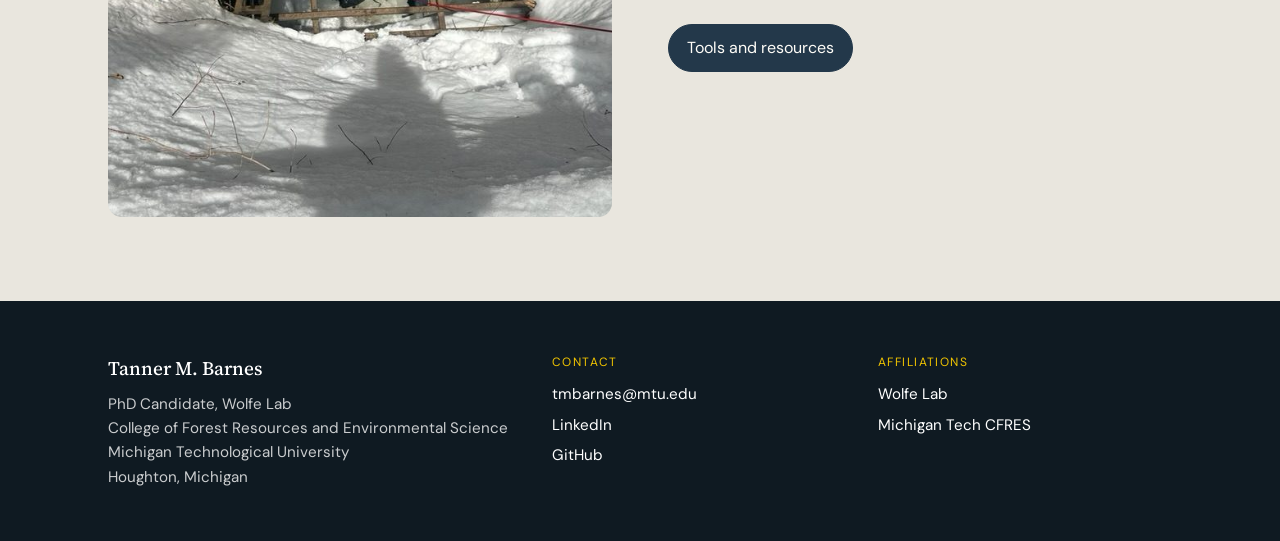
<file: research.html>
<!doctype html>
<html lang="en">
<head>
<meta charset="utf-8">
<meta name="viewport" content="width=device-width, initial-scale=1">
<title>Research | Tanner M. Barnes</title>
<meta name="description" content="Research on white-nose syndrome, hibernaculum temperature, experimental mine cooling, and winter movement of bats in Michigan.">
<meta property="og:title" content="Research | Tanner M. Barnes">
<meta property="og:description" content="Research on white-nose syndrome, hibernaculum temperature, experimental mine cooling, and winter movement of bats in Michigan.">
<meta property="og:image" content="assets/images/hero-mine-swab.jpg">
<link rel="icon" href="assets/favicon.svg" type="image/svg+xml">
<link rel="stylesheet" href="assets/site.css">
<script src="assets/nav.js" defer></script>
</head>
<body>
<a class="skip" href="#main">Skip to content</a>
<header class="topbar">
  <div class="shell nav">
    <a class="brand" href="index.html"><strong>Tanner M. Barnes</strong></a>
    <a class="torpor-btn" href="https://torpor-mission-control.pages.dev/" target="_blank" rel="noopener"><span class="torpor-dot" aria-hidden="true"></span>TORPOR Mission Control</a>
    <button class="menu-toggle" aria-expanded="false" aria-label="Open menu">&#9776; Menu</button>
    <nav class="links" aria-label="Main">
        <a href="research.html" aria-current="page">Research</a>
        <a href="publications.html">Publications</a>
        <a href="cv.html">CV</a>
        <a href="resources.html">Resources</a>
        <a href="about.html">About</a>
        <a href="mailto:tmbarnes@mtu.edu">Contact</a>
        <a class="torpor-menu" href="https://torpor-mission-control.pages.dev/" target="_blank" rel="noopener">TORPOR Mission Control</a>
    </nav>
  </div>
</header>
<main id="main">
<section class="page-head">
  <div class="shell">
    <p class="eyebrow">Research</p>
    <h1>Temperature, disease, and the winter lives of bats</h1>
    <p class="lede">White-nose syndrome is caused by the fungus <em>Pseudogymnoascus destructans</em> (Pd), which grows faster in warmer conditions. My dissertation asks whether colder hibernacula protect bats from the disease, tests that idea experimentally, and studies how bats use and move among hibernacula across the winter.</p>
  </div>
</section>

<div class="shell">
  <article class="project" id="temperature">
    <div class="split">
      <img src="assets/images/bats-cluster.jpg" alt="Three hibernating bats on a mine wall">
      <div>
        <span class="num">01</span>
        <h2>Temperature and white-nose syndrome</h2>
        <p>Little brown bat (<em>Myotis lucifugus</em>) populations collapsed after white-nose syndrome reached Michigan, but not evenly. Using 350 winter surveys at 48 hibernacula in the Upper Peninsula, we fit Bayesian models of declines and persistence and found that cooler hibernacula buffered little brown bats from the impacts of the disease.</p>
        <p>The result points to hibernaculum temperature as something managers could protect or even modify.</p>
        <div class="meta">
          <p><strong>Status:</strong> Published in <em>Conservation Biology</em> (2026)</p>
          <p><strong>With:</strong> J. D. Wolfe, A. Kurta, S. M. Smith, J. E. DePue</p>
        </div>
        <div class="actions"><a class="btn btn-primary" href="https://doi.org/10.1111/cobi.70236">Read the paper &#8599;</a></div>
      </div>
    </div>
  </article>

  <article class="project" id="cooling">
    <div class="split flip">
      <img src="assets/images/mead-duct-tunnel.jpg" alt="Fan, duct, and battery rack inside Mead Adit">
      <div>
        <span class="num">02</span>
        <h2>Experimentally cooling a hibernaculum</h2>
        <p>Mead Adit at Carp Lake Mine holds a stable winter temperature near 7.5 °C, comfortable for bats but also for Pd. With engineer Joe Beeson, we built a fan-and-duct system that draws cold winter air into a treatment section of the mine, lowering its temperature by several degrees while staying within what bats tolerate.</p>
        <p>The experiment tests whether the landscape pattern from Chapter 1 holds when temperature is changed directly. The first winter (2025–26) is complete, and the system is being upgraded for the next season.</p>
        <div class="meta">
          <p><strong>Partners:</strong> Michigan DNR; Porcupine Mountains Wilderness State Park</p>
          <p><strong>Funding:</strong> Ecosystem Science Center, Michigan Tech</p>
        </div>
      </div>
    </div>
    <div class="gallery">
      <figure><img src="assets/images/mead-gate-snow.jpg" alt="Gated mine entrance in deep snow" loading="lazy"></figure>
      <figure><img src="assets/images/mead-partition.jpg" alt="Duct and insulated partition inside the mine" loading="lazy"></figure>
      <figure><img src="assets/images/mead-power.jpg" alt="Battery bank and controller on a wooden rack in the mine" loading="lazy"></figure>
      <figure><img src="assets/images/mead-ladder.jpg" alt="Equipment inside the treatment section" loading="lazy"></figure>
    </div>
    <a class="toolcard" href="/climate-tool/">
      <div>
        <span class="toolcard-eyebrow">Tool · Hibernaculum heat exchange</span>
        <h3>Could ventilation cool your site?</h3>
        <p>The calculator behind this project estimates a mine section's thermal mass and heat exchange with the rock from a simple fan trial, then simulates how cold ventilation could keep it through a winter using local weather records.</p>
      </div>
      <span class="toolcard-btn">Open the tool &#8599;</span>
    </a>
    <a class="toolcard" href="https://torpor-mission-control.pages.dev/" target="_blank" rel="noopener">
      <div>
        <span class="toolcard-eyebrow">Dashboard · TORPOR Mission Control</span>
        <h3>Follow the experiment at Mead Adit</h3>
        <p>The monitoring dashboard for the cooling system shows temperature and humidity in the treatment section, fan activity, and the solar and generator power that runs it. It is a test build, and some panels show simulated data until the field data links are live.</p>
      </div>
      <span class="toolcard-btn">Open the dashboard &#8599;</span>
    </a>
  </article>

  <article class="project" id="movement">
    <div class="split">
      <img src="assets/images/bands-anodized.jpg" alt="Color-anodized aluminum bat bands">
      <div>
        <span class="num">03</span>
        <h2>Winter movement between hibernacula</h2>
        <p>Hibernation was long treated as a period of near stillness, yet some bats leave one hibernaculum mid-winter and settle in another. If hibernacula behave as a connected network, that matters for disease spread, for recovery, and for how risks such as wind energy development are assessed.</p>
        <p>I combine repeated within-winter surveys with individual marking. Each bat receives a numbered forearm band, and I developed an anodizing process that colors bands by hibernaculum, so a bat's site of origin can be read from a distance without handling it again.</p>
        <div class="meta">
          <p><strong>Status:</strong> Data collection ongoing (2025–2027)</p>
          <p><strong>With:</strong> J. D. Wolfe, B. R. Gusick, J. E. DePue (Michigan DNR)</p>
        </div>
      </div>
    </div>
    <div class="gallery">
      <figure><img src="assets/images/bat-banded-wall.jpg" alt="Banded bat hibernating on a rock wall" loading="lazy"></figure>
      <figure><img src="assets/images/bat-gloves.jpg" alt="Little brown bat held in leather gloves" loading="lazy"></figure>
      <figure><img src="assets/images/bands-strung.jpg" alt="Colored bands after anodizing" loading="lazy"></figure>
      <figure><img src="assets/images/bat-band-closeup.jpg" alt="Close view of a colored band on a bat's forearm" loading="lazy"></figure>
    </div>
  </article>

  <article class="project" id="microclimate">
    <div class="split flip">
      <img src="assets/images/mine-survey.jpg" alt="Surveyor inside a narrow mine passage">
      <div>
        <span class="num">04</span>
        <h2>Roost microclimate and habitat selection</h2>
        <p>Within a single mine, temperature and humidity can vary sharply from the entrance to the deepest workings. I measure rock and air temperature and humidity where bats roost and where they do not, to compare how little brown bats and big brown bats (<em>Eptesicus fuscus</em>) select thermal habitat at two spatial scales.</p>
        <p>Acoustic detectors and cameras at mine entrances add a record of when bats are active through the winter.</p>
        <div class="meta">
          <p><strong>Status:</strong> Manuscript in preparation</p>
          <p><strong>With:</strong> J. D. Wolfe, B. R. Gusick, J. E. DePue</p>
        </div>
      </div>
    </div>
  </article>
</div>

<section class="section alt">
  <div class="shell split">
    <img src="assets/images/mine-gate-winter.jpg" alt="Gated mine entrance in winter snow">
    <div>
      <p class="eyebrow">From research to practice</p>
      <h2>A manager's guide to cooling a hibernaculum</h2>
      <p>I am writing a practical guide for wildlife managers and mine operators on whether and how to cool a bat hibernaculum, drawing on the regional analysis, the Mead Adit experiment, and other cooling projects.</p>
      <div class="actions"><a class="btn btn-primary" href="resources.html">Tools and resources</a></div>
    </div>
  </div>
</section>
</main>
<footer>
  <div class="shell">
    <div>
      <strong>Tanner M. Barnes</strong>
      PhD Candidate, Wolfe Lab<br>
      College of Forest Resources and Environmental Science<br>
      Michigan Technological University<br>
      Houghton, Michigan
    </div>
    <div>
      <div class="h">Contact</div>
      <ul>
        <li><a href="mailto:tmbarnes@mtu.edu">tmbarnes@mtu.edu</a></li>
        <li><a href="https://www.linkedin.com/in/tanner-barnes-a58628162/">LinkedIn</a></li>
        <li><a href="https://github.com/tannermbarnes">GitHub</a></li>
      </ul>
    </div>
    <div>
      <div class="h">Affiliations</div>
      <ul>
        <li><a href="https://wolfelab.science/">Wolfe Lab</a></li>
        <li><a href="https://www.mtu.edu/forest/">Michigan Tech CFRES</a></li>
      </ul>
    </div>
  </div>
</footer>
</body>
</html>
</file>
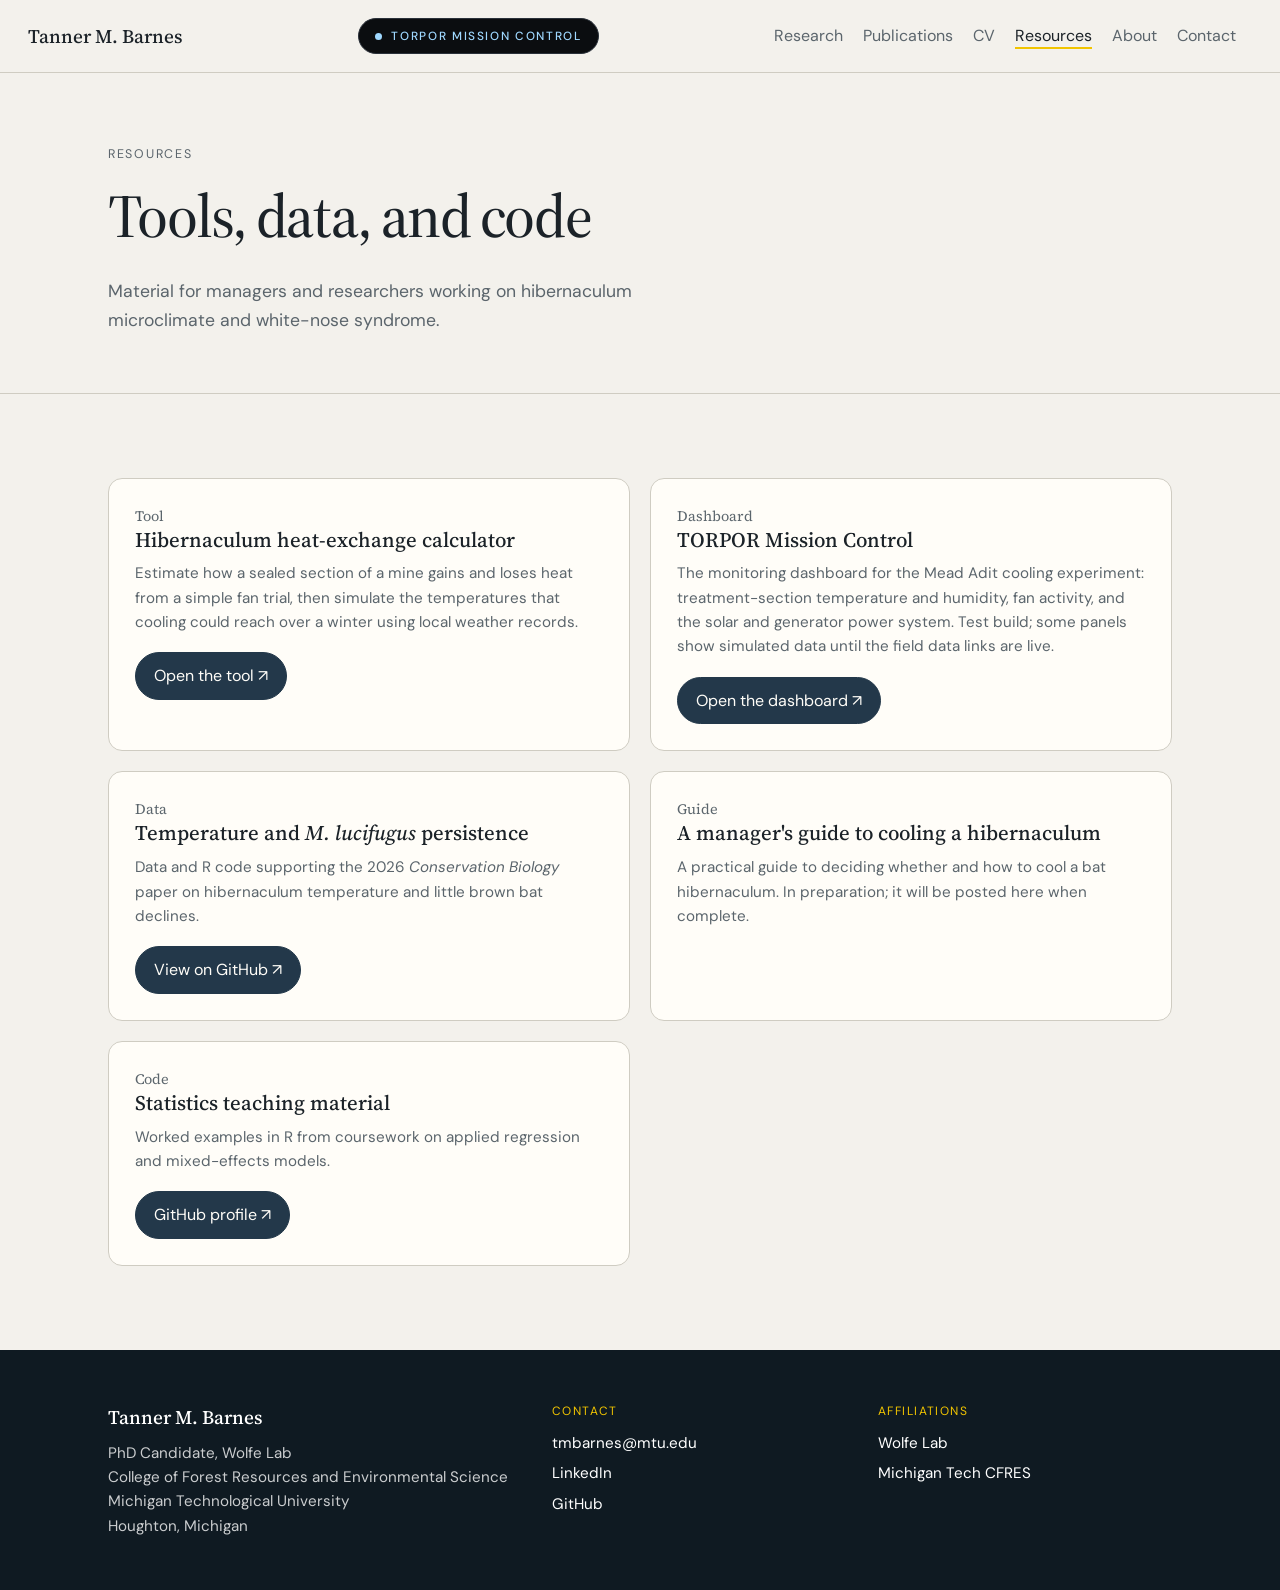
<file: resources.html>
<!doctype html>
<html lang="en">
<head>
<meta charset="utf-8">
<meta name="viewport" content="width=device-width, initial-scale=1">
<title>Resources | Tanner M. Barnes</title>
<meta name="description" content="Tools, data, and code for hibernaculum management and bat research.">
<meta property="og:title" content="Resources | Tanner M. Barnes">
<meta property="og:description" content="Tools, data, and code for hibernaculum management and bat research.">
<meta property="og:image" content="assets/images/hero-mine-swab.jpg">
<link rel="icon" href="assets/favicon.svg" type="image/svg+xml">
<link rel="stylesheet" href="assets/site.css">
<script src="assets/nav.js" defer></script>
</head>
<body>
<a class="skip" href="#main">Skip to content</a>
<header class="topbar">
  <div class="shell nav">
    <a class="brand" href="index.html"><strong>Tanner M. Barnes</strong></a>
    <a class="torpor-btn" href="https://torpor-mission-control.pages.dev/" target="_blank" rel="noopener"><span class="torpor-dot" aria-hidden="true"></span>TORPOR Mission Control</a>
    <button class="menu-toggle" aria-expanded="false" aria-label="Open menu">&#9776; Menu</button>
    <nav class="links" aria-label="Main">
        <a href="research.html">Research</a>
        <a href="publications.html">Publications</a>
        <a href="cv.html">CV</a>
        <a href="resources.html" aria-current="page">Resources</a>
        <a href="about.html">About</a>
        <a href="mailto:tmbarnes@mtu.edu">Contact</a>
        <a class="torpor-menu" href="https://torpor-mission-control.pages.dev/" target="_blank" rel="noopener">TORPOR Mission Control</a>
    </nav>
  </div>
</header>
<main id="main">
<section class="page-head">
  <div class="shell">
    <p class="eyebrow">Resources</p>
    <h1>Tools, data, and code</h1>
    <p class="lede">Material for managers and researchers working on hibernaculum microclimate and white-nose syndrome.</p>
  </div>
</section>

<section class="section">
  <div class="shell res">
    <div class="card">
      <span class="num">Tool</span>
      <h3>Hibernaculum heat-exchange calculator</h3>
      <p>Estimate how a sealed section of a mine gains and loses heat from a simple fan trial, then simulate the temperatures that cooling could reach over a winter using local weather records.</p>
      <a class="btn btn-primary" href="https://tannermbarnes.github.io/climate-tool/">Open the tool &#8599;</a>
    </div>
    <div class="card">
      <span class="num">Dashboard</span>
      <h3>TORPOR Mission Control</h3>
      <p>The monitoring dashboard for the Mead Adit cooling experiment: treatment-section temperature and humidity, fan activity, and the solar and generator power system. Test build; some panels show simulated data until the field data links are live.</p>
      <a class="btn btn-primary" href="https://torpor-mission-control.pages.dev/">Open the dashboard &#8599;</a>
    </div>
    <div class="card">
      <span class="num">Data</span>
      <h3>Temperature and <em>M. lucifugus</em> persistence</h3>
      <p>Data and R code supporting the 2026 <em>Conservation Biology</em> paper on hibernaculum temperature and little brown bat declines.</p>
      <a class="btn btn-primary" href="https://github.com/tannermbarnes/chapter1_data">View on GitHub &#8599;</a>
    </div>
    <div class="card">
      <span class="num">Guide</span>
      <h3>A manager's guide to cooling a hibernaculum</h3>
      <p>A practical guide to deciding whether and how to cool a bat hibernaculum. In preparation; it will be posted here when complete.</p>
    </div>
    <div class="card">
      <span class="num">Code</span>
      <h3>Statistics teaching material</h3>
      <p>Worked examples in R from coursework on applied regression and mixed-effects models.</p>
      <a class="btn btn-primary" href="https://github.com/tannermbarnes">GitHub profile &#8599;</a>
    </div>
  </div>
</section>
</main>
<footer>
  <div class="shell">
    <div>
      <strong>Tanner M. Barnes</strong>
      PhD Candidate, Wolfe Lab<br>
      College of Forest Resources and Environmental Science<br>
      Michigan Technological University<br>
      Houghton, Michigan
    </div>
    <div>
      <div class="h">Contact</div>
      <ul>
        <li><a href="mailto:tmbarnes@mtu.edu">tmbarnes@mtu.edu</a></li>
        <li><a href="https://www.linkedin.com/in/tanner-barnes-a58628162/">LinkedIn</a></li>
        <li><a href="https://github.com/tannermbarnes">GitHub</a></li>
      </ul>
    </div>
    <div>
      <div class="h">Affiliations</div>
      <ul>
        <li><a href="https://wolfelab.science/">Wolfe Lab</a></li>
        <li><a href="https://www.mtu.edu/forest/">Michigan Tech CFRES</a></li>
      </ul>
    </div>
  </div>
</footer>
</body>
</html>
</file>
<file: assets/site.css>
@import url('https://fonts.googleapis.com/css2?family=DM+Sans:opsz,wght@9..40,400;9..40,500;9..40,600&family=Source+Serif+4:opsz,wght@8..60,400;8..60,500;8..60,600&display=swap');

:root {
  --background: #f3f1ec;
  --foreground: #1b2228;
  --card: #fffdf8;
  --primary: #23384a;        /* deep slate: mine rock at night */
  --primary-foreground: #fffdf8;
  --secondary: #dde3e6;
  --muted: #e9e6de;
  --muted-foreground: #5b656c;
  --accent: #f1c400;          /* Michigan Tech gold */
  --accent-foreground: #1b2228;
  --border: #cfccc2;
  --hero-ink: #0f1a22;
  --shell: 1120px;
}

* { box-sizing: border-box; }
html { scroll-behavior: smooth; }
body {
  margin: 0;
  background: var(--background);
  color: var(--foreground);
  font-family: "DM Sans", system-ui, sans-serif;
  font-size: 16px;
  line-height: 1.6;
}
img { max-width: 100%; display: block; }
a { color: inherit; }
h1, h2, h3 { font-family: "Source Serif 4", Georgia, serif; font-weight: 500; margin: 0; line-height: 1.15; }
p { margin: 0 0 1em; }

.shell { width: min(100%, var(--shell)); margin: 0 auto; padding-inline: 28px; }
.skip { position: absolute; left: -999px; }
.skip:focus { left: 12px; top: 12px; background: var(--card); padding: 8px 12px; z-index: 10; }

/* ---------- header / nav ---------- */
.topbar { border-bottom: 1px solid var(--border); background: var(--background); position: sticky; top: 0; z-index: 5; }
.nav { min-height: 72px; display: flex; align-items: center; justify-content: space-between; gap: 20px; }
.brand { display: flex; align-items: baseline; gap: 10px; text-decoration: none; }
.brand strong { font-family: "Source Serif 4", serif; font-weight: 500; font-size: 1.2rem; }
.brand span { color: var(--muted-foreground); font-size: .92rem; }
.links { display: flex; align-items: center; gap: 24px; color: var(--muted-foreground); }
.links a { text-decoration: none; }
.links a:hover, .links a[aria-current="page"] { color: var(--foreground); }
.links a[aria-current="page"] { box-shadow: inset 0 -2px 0 var(--accent); }
.menu-toggle { display: none; background: none; border: 1px solid var(--border); border-radius: 999px; padding: 6px 14px; font: inherit; color: var(--foreground); cursor: pointer; }

@media (max-width: 820px) {
  .menu-toggle { display: inline-flex; }
  .links { display: none; position: absolute; left: 0; right: 0; top: 72px; flex-direction: column; align-items: flex-start; gap: 0; background: var(--background); border-bottom: 1px solid var(--border); padding: 8px 28px 16px; }
  .links a { padding: 10px 0; width: 100%; }
  .topbar.open .links { display: flex; }
}

/* ---------- buttons ---------- */
.btn { display: inline-flex; align-items: center; justify-content: center; gap: 6px; padding: 10px 18px; border: 1px solid var(--border); border-radius: 999px; font: inherit; text-decoration: none; }
.btn-primary { background: var(--primary); color: var(--primary-foreground); border-color: var(--primary); }
.btn-accent { background: var(--accent); color: var(--accent-foreground); border-color: var(--accent); }
.btn-ghost { color: inherit; border-color: currentColor; }
.btn:hover { filter: brightness(1.08); }

/* ---------- hero ---------- */
.hero {
  min-height: 640px; display: flex; align-items: center; color: #fff;
  background-color: var(--hero-ink);
  background-image:
    linear-gradient(90deg, rgba(15,26,34,.97) 0%, rgba(15,26,34,.82) 42%, rgba(15,26,34,.1) 80%),
    url('images/hero-mine-swab.jpg');
  background-repeat: no-repeat;
  background-size: 100% 100%, auto 115%;
  background-position: center, right 30%;
}
.hero-inner { width: min(100%, var(--shell)); margin: 0 auto; padding: 72px 28px; }
.hero-copy { max-width: 600px; }
.eyebrow { color: var(--muted-foreground); letter-spacing: .14em; text-transform: uppercase; font-size: .78rem; margin-bottom: 16px; }
.hero .eyebrow { color: var(--accent); }
.hero h1 { font-size: clamp(2.8rem, 6.4vw, 5.4rem); line-height: .95; letter-spacing: -.035em; }
.lede { max-width: 560px; margin-top: 26px; font-size: 1.1rem; line-height: 1.65; }
.hero .lede { color: rgba(255,255,255,.88); }
.actions { display: flex; flex-wrap: wrap; gap: 12px; margin-top: 28px; }
.credit { margin-top: 42px; font-size: .78rem; color: rgba(255,255,255,.55); }

@media (max-width: 760px) {
  .hero { min-height: 560px; background-image: linear-gradient(180deg, rgba(15,26,34,.55) 0%, rgba(15,26,34,.95) 70%), url('images/hero-mine-swab.jpg'); background-size: 100% 100%, cover; background-position: center, 70% center; }
}

/* ---------- featured banner ---------- */
.feature { background: var(--primary); color: var(--primary-foreground); }
.feature .shell { display: flex; align-items: center; justify-content: space-between; gap: 24px; padding-block: 30px; flex-wrap: wrap; }
.feature .eyebrow { color: var(--accent); margin-bottom: 6px; }
.feature h2 { font-size: clamp(1.25rem, 2.4vw, 1.65rem); max-width: 720px; }
.feature .btn { color: var(--primary-foreground); border-color: rgba(255,255,255,.5); }

/* ---------- sections ---------- */
.section { padding-block: 84px; }
.section.alt { background: var(--muted); }
.section-head { display: grid; grid-template-columns: 1fr 1.4fr; gap: 40px; align-items: end; margin-bottom: 44px; }
.section-head h2 { font-size: clamp(2rem, 4vw, 3rem); letter-spacing: -.02em; }
.section-head p { color: var(--muted-foreground); margin: 0; font-size: 1.05rem; }
@media (max-width: 760px) { .section-head { grid-template-columns: 1fr; gap: 14px; } .section { padding-block: 60px; } }

/* page header for subpages */
.page-head { padding-block: 72px 40px; border-bottom: 1px solid var(--border); }
.page-head h1 { font-size: clamp(2.4rem, 5vw, 3.8rem); letter-spacing: -.03em; }
.page-head .lede { color: var(--muted-foreground); }

/* ---------- theme cards ---------- */
.cards { display: grid; grid-template-columns: repeat(4, 1fr); gap: 20px; }
.card { background: var(--card); border: 1px solid var(--border); border-radius: 14px; overflow: hidden; display: flex; flex-direction: column; text-decoration: none; transition: transform .15s ease; }
a.card:hover { transform: translateY(-3px); }
.card img { aspect-ratio: 4 / 3; object-fit: cover; width: 100%; }
.card-body { padding: 20px 20px 24px; }
.card .num { font-family: "Source Serif 4", serif; color: var(--muted-foreground); font-size: .9rem; }
.card h3 { font-size: 1.3rem; margin: 6px 0 10px; }
.card p { color: var(--muted-foreground); font-size: .95rem; margin: 0; }
@media (max-width: 980px) { .cards { grid-template-columns: repeat(2, 1fr); } }
@media (max-width: 560px) { .cards { grid-template-columns: 1fr; } }

/* ---------- split (image + text) ---------- */
.split { display: grid; grid-template-columns: 1fr 1fr; gap: 56px; align-items: center; }
.split.flip > :first-child { order: 2; }
.split img { border-radius: 14px; width: 100%; aspect-ratio: 4 / 5; object-fit: cover; }
.split h2 { font-size: clamp(1.9rem, 3.4vw, 2.6rem); margin-bottom: 18px; letter-spacing: -.02em; }
.split p { color: var(--muted-foreground); font-size: 1.05rem; }
@media (max-width: 820px) { .split { grid-template-columns: 1fr; gap: 28px; } .split.flip > :first-child { order: 0; } .split img { aspect-ratio: 4 / 3; } }

/* ---------- research detail ---------- */
.project { padding-block: 64px; border-bottom: 1px solid var(--border); }
.project:last-of-type { border-bottom: 0; }
.project .split img { aspect-ratio: 1 / 1; }
.project .num { font-family: "Source Serif 4", serif; color: var(--muted-foreground); }
.project h2 { margin-top: 4px; }
.meta { font-size: .9rem; color: var(--muted-foreground); border-left: 3px solid var(--accent); padding-left: 12px; margin-top: 18px; }
.meta p { margin: 0 0 4px; color: inherit; font-size: inherit; }
.gallery { display: grid; grid-template-columns: repeat(4, 1fr); gap: 12px; margin-top: 32px; }
.gallery img { aspect-ratio: 3 / 4; object-fit: cover; border-radius: 10px; width: 100%; }
@media (max-width: 760px) { .gallery { grid-template-columns: repeat(2, 1fr); } }
figure { margin: 0; }
figcaption { font-size: .82rem; color: var(--muted-foreground); margin-top: 6px; }

/* ---------- publications ---------- */
.pubs { list-style: none; padding: 0; margin: 0; }
.pubs li { padding: 22px 0; border-bottom: 1px solid var(--border); display: grid; grid-template-columns: 80px 1fr; gap: 20px; }
.pubs .year { font-family: "Source Serif 4", serif; font-size: 1.3rem; color: var(--muted-foreground); }
.pubs .title { font-family: "Source Serif 4", serif; font-size: 1.2rem; display: block; margin: 2px 0 4px; }
.pubs .journal { font-style: italic; }
.pubs a { color: var(--primary); }
.tag { display: inline-block; font-size: .72rem; letter-spacing: .08em; text-transform: uppercase; background: var(--secondary); border-radius: 999px; padding: 2px 10px; margin-top: 8px; }
.pub-group { margin-top: 56px; }
.pub-group:first-child { margin-top: 0; }
.pub-group h2 { font-size: 1.6rem; margin-bottom: 6px; }
@media (max-width: 560px) { .pubs li { grid-template-columns: 1fr; gap: 4px; } }

/* ---------- CV ---------- */
.cv-grid { display: grid; grid-template-columns: 220px 1fr; gap: 28px 48px; }
.cv-grid h2 { font-size: 1.4rem; padding-top: 2px; }
.cv-grid ul { list-style: none; padding: 0; margin: 0; }
.cv-grid li { padding-bottom: 14px; }
.cv-grid .when { color: var(--muted-foreground); font-size: .9rem; display: block; }
.cv-grid hr { grid-column: 1 / -1; border: 0; border-top: 1px solid var(--border); margin: 8px 0; }
@media (max-width: 760px) { .cv-grid { grid-template-columns: 1fr; gap: 10px; } }

/* ---------- hobbies ---------- */
.hobbies { display: grid; grid-template-columns: repeat(3, 1fr); gap: 16px; }
.hobbies img { aspect-ratio: 3 / 2; object-fit: cover; border-radius: 10px; width: 100%; }
@media (max-width: 760px) { .hobbies { grid-template-columns: repeat(2, 1fr); } }

/* ---------- resource list ---------- */
.res { display: grid; grid-template-columns: repeat(2, 1fr); gap: 20px; }
.res .card { padding: 26px; }
.res .card h3 { margin-top: 0; }
.res .card .btn { margin-top: 18px; align-self: flex-start; }
@media (max-width: 760px) { .res { grid-template-columns: 1fr; } }

/* ---------- footer ---------- */
footer { background: var(--hero-ink); color: rgba(255,255,255,.78); padding-block: 52px; font-size: .95rem; }
footer .shell { display: grid; grid-template-columns: 1.4fr 1fr 1fr; gap: 32px; }
footer strong { font-family: "Source Serif 4", serif; font-weight: 500; font-size: 1.2rem; color: #fff; display: block; margin-bottom: 8px; }
footer a { color: #fff; text-decoration: none; }
footer a:hover { color: var(--accent); }
footer ul { list-style: none; padding: 0; margin: 0; }
footer li { margin-bottom: 6px; }
footer .h { text-transform: uppercase; letter-spacing: .12em; font-size: .75rem; color: var(--accent); margin-bottom: 10px; }
@media (max-width: 760px) { footer .shell { grid-template-columns: 1fr; } }

/* small screens: compact header, 16px gutter */
.brand strong, .menu-toggle { white-space: nowrap; }
@media (max-width: 560px) {
  .shell, .hero-inner { padding-inline: 16px; }
  .brand span { display: none; }
  .links { padding-inline: 16px; }
}

/* tool card (dark, echoes the climate tool's console look) */
.toolcard { margin-top: 32px; display: flex; align-items: center; justify-content: space-between; gap: 28px; flex-wrap: wrap; padding: 28px 30px; border-radius: 14px; background: #0b0d10; border: 1px solid #1b2027; color: #eef1f4; text-decoration: none; transition: border-color .15s ease; }
.toolcard:hover { border-color: #9fd8ff; }
.toolcard > div { flex: 1 1 420px; }
.toolcard-eyebrow { display: block; font-size: .72rem; letter-spacing: .16em; text-transform: uppercase; color: #9fd8ff; margin-bottom: 8px; }
.toolcard h3 { font-size: 1.5rem; margin-bottom: 8px; color: #fff; }
.toolcard p { color: #a3acb6; margin: 0; max-width: 640px; }
.toolcard-btn { flex: none; padding: 10px 18px; border: 1px solid #eef1f4; border-radius: 999px; font-weight: 500; }
.toolcard:hover .toolcard-btn { background: #eef1f4; color: #0b0d10; }
@media (max-width: 560px) { .toolcard { padding: 22px 18px; } }

/* header: name left, TORPOR button centered, menu right (Nov 16) */
.topbar .shell { --shell: 1400px; }
@media (min-width: 821px) {
  .nav { display: grid; grid-template-columns: 1fr auto 1fr; }
  .nav .brand { justify-self: start; }
  .nav .links { justify-self: end; gap: 20px; margin-right: 16px; }
}
@media (min-width: 821px) and (max-width: 1340px) {
  .nav { grid-template-columns: auto 1fr auto; }
  .nav .torpor-btn { justify-self: center; }
}
.torpor-btn { display: inline-flex; align-items: center; gap: 9px; padding: 8px 16px; border-radius: 999px; background: #0b0d10; border: 1px solid #2a313a; color: #9fd8ff; text-decoration: none; font-size: .74rem; font-weight: 500; letter-spacing: .14em; text-transform: uppercase; white-space: nowrap; transition: border-color .15s ease; }
.torpor-btn:hover { border-color: #9fd8ff; }
.torpor-dot { width: 7px; height: 7px; border-radius: 50%; background: #9fd8ff; flex: none; }
.torpor-menu { display: none; }
@media (max-width: 820px) {
  .torpor-btn { display: none; }
  .links .torpor-menu { display: block; }
}
</file>
